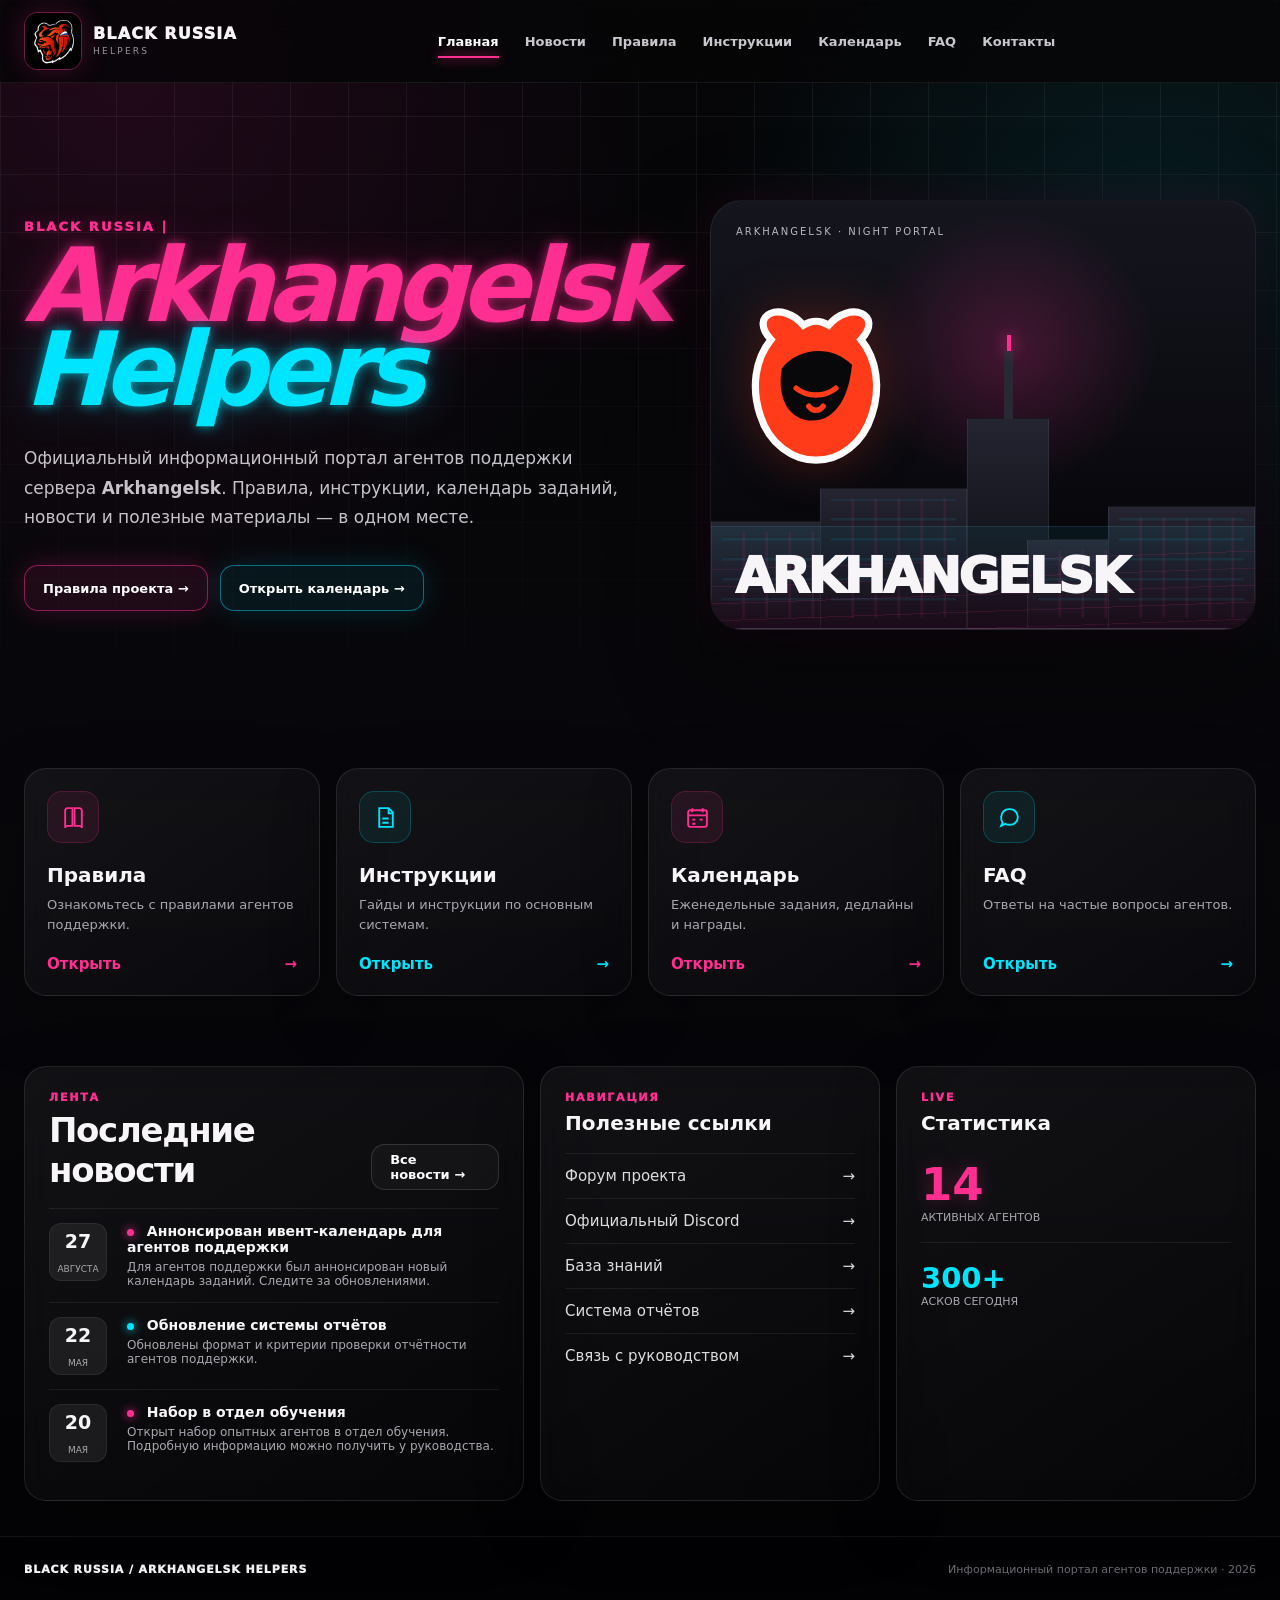
<file: index.html>
<!doctype html>
<html lang="ru">

<head>
    <meta charset="utf-8">
    <meta name="viewport" content="width=device-width, initial-scale=1">
    <meta name="theme-color" content="#050507">

    <title>Главная — Black Russia | Arkhangelsk Helpers</title>

    <link rel="stylesheet" href="style.css">
    <link rel="icon" type="image/jpeg" href="logo.jpg">
</head>

<body data-page="index">

<header class="site-header">

    <div class="container header-inner">

        <!-- ЛОГОТИП -->
        <a class="brand" href="index.html">

            <span class="brand-mark">
                <img
                    src="logo.jpg"
                    alt="Black Russia"
                    width="58"
                    height="58"
                >
            </span>

            <span class="brand-copy">

                <span class="brand-title">
                    BLACK RUSSIA
                </span>

                <span class="brand-sub">
                    HELPERS
                </span>

            </span>

        </a>


        <!-- НАВИГАЦИЯ -->
        <nav class="nav" id="mainNav">

            <a href="index.html" data-page="index">
                Главная
            </a>

            <a href="news.html" data-page="news">
                Новости
            </a>

            <a
                href="https://forum.blackrussia.online/threads/arkhangelsk-helpers-%D0%9F%D1%80%D0%B0%D0%B2%D0%B8%D0%BB%D0%B0-%D0%B8-%D0%BE%D0%B1%D1%8F%D0%B7%D0%B0%D0%BD%D0%BD%D0%BE%D1%81%D1%82%D0%B8-%D0%90%D0%B3%D0%B5%D0%BD%D1%82%D0%BE%D0%B2-%D0%9F%D0%BE%D0%B4%D0%B4%D0%B5%D1%80%D0%B6%D0%BA%D0%B8.15713143/"
                target="_blank"
                rel="noopener noreferrer"
            >
                Правила
            </a>

            <a href="instructions.html" data-page="instructions">
                Инструкции
            </a>

            <a href="calendar.html" data-page="calendar">
                Календарь
            </a>

            <a href="faq.html" data-page="faq">
                FAQ
            </a>

            <a href="contacts.html" data-page="contacts">
                Контакты
            </a>

        </nav>


        <!-- МОБИЛЬНОЕ МЕНЮ -->
        <div class="header-actions">

            <button
                class="btn btn-ghost menu-toggle"
                id="menuToggle"
                type="button"
                aria-label="Открыть меню"
                aria-expanded="false"
            >
                ☰
            </button>

        </div>

    </div>

</header>


<main>


    <!-- =========================================
         HERO
    ========================================= -->

    <section class="hero">

        <div class="container hero-grid">


            <!-- ТЕКСТ -->
            <div class="hero-copy reveal">

                <div class="eyebrow">
                    BLACK RUSSIA |
                </div>

                <h1>

                    <span class="city">
                        Arkhangelsk
                    </span>

                    <span class="helpers">
                        Helpers
                    </span>

                </h1>

                <p class="hero-lead">

                    Официальный информационный портал агентов поддержки
                    сервера <b>Arkhangelsk</b>.

                    Правила, инструкции, календарь заданий,
                    новости и полезные материалы — в одном месте.

                </p>


                <div class="hero-actions">

                    <a
                        class="btn btn-primary"
                        href="https://forum.blackrussia.online/threads/arkhangelsk-helpers-%D0%9F%D1%80%D0%B0%D0%B2%D0%B8%D0%BB%D0%B0-%D0%B8-%D0%BE%D0%B1%D1%8F%D0%B7%D0%B0%D0%BD%D0%BD%D0%BE%D1%81%D1%82%D0%B8-%D0%90%D0%B3%D0%B5%D0%BD%D1%82%D0%BE%D0%B2-%D0%9F%D0%BE%D0%B4%D0%B4%D0%B5%D1%80%D0%B6%D0%BA%D0%B8.15713143/"
                        target="_blank"
                        rel="noopener noreferrer"
                    >
                        Правила проекта →
                    </a>

                    <a
                        class="btn btn-cyan"
                        href="calendar.html"
                    >
                        Открыть календарь →
                    </a>

                </div>

            </div>


            <!-- ВИЗУАЛ -->
            <div
                class="hero-visual reveal"
                data-parallax
            >

                <div class="visual-label">
                    ARKHANGELSK · NIGHT PORTAL
                </div>


                <!-- ДЕКОРАТИВНЫЙ МЕДВЕДЬ -->
                <div class="bear-large">

                    <svg
                        viewBox="0 0 100 100"
                        aria-hidden="true"
                    >

                        <path
                            d="M25 27C12 13 31 5 43 19c5-3 9-3 14 0C69 5 88 13 75 27c9 11 11 27 6 42-5 16-18 25-31 25S24 85 19 69c-5-15-3-31 6-42Z"
                            fill="#ff3b19"
                            stroke="#fff"
                            stroke-width="4"
                        />

                        <path
                            d="M31 43c8-11 27-14 39-2-2 21-11 31-22 31-12 0-20-11-17-29Z"
                            fill="#08080b"
                        />

                        <path
                            d="M39 54c6 5 16 5 22 0M46 64c2 3 6 3 8 0"
                            fill="none"
                            stroke="#ff3b19"
                            stroke-width="3"
                            stroke-linecap="round"
                        />

                    </svg>

                </div>


                <!-- ГОРОД -->
                <div class="skyline">

                    <div class="building b1"></div>

                    <div class="building b2"></div>

                    <div class="building tower"></div>

                    <div class="building b4"></div>

                    <div class="building b3"></div>

                </div>


                <!-- ВОДА -->
                <div class="water"></div>


                <div class="visual-city">
                    ARKHANGELSK
                </div>

            </div>

        </div>

    </section>



    <!-- =========================================
         ОСНОВНЫЕ РАЗДЕЛЫ
    ========================================= -->

    <section class="section">

        <div class="container grid-4">


            <!-- ПРАВИЛА -->
            <a
                class="card portal-card reveal"
                href="https://forum.blackrussia.online/threads/arkhangelsk-helpers-%D0%9F%D1%80%D0%B0%D0%B2%D0%B8%D0%BB%D0%B0-%D0%B8-%D0%BE%D0%B1%D1%8F%D0%B7%D0%B0%D0%BD%D0%BD%D0%BE%D1%81%D1%82%D0%B8-%D0%90%D0%B3%D0%B5%D0%BD%D1%82%D0%BE%D0%B2-%D0%9F%D0%BE%D0%B4%D0%B4%D0%B5%D1%80%D0%B6%D0%BA%D0%B8.15713143/"
                target="_blank"
                rel="noopener noreferrer"
            >

                <span class="icon-box">

                    <svg
                        viewBox="0 0 24 24"
                        fill="none"
                        stroke="currentColor"
                        stroke-width="1.8"
                        aria-hidden="true"
                    >

                        <path d="M4 5.5A2.5 2.5 0 0 1 6.5 3H11v17H6.5A2.5 2.5 0 0 0 4 22V5.5Z"/>

                        <path d="M20 5.5A2.5 2.5 0 0 0 17.5 3H13v17h4.5A2.5 2.5 0 0 1 20 22V5.5Z"/>

                    </svg>

                </span>

                <h3>
                    Правила
                </h3>

                <p>
                    Ознакомьтесь с правилами агентов поддержки.
                </p>

                <div class="card-arrow">
                    Открыть
                    <span>→</span>
                </div>

            </a>



            <!-- ИНСТРУКЦИИ -->
            <a
                class="card portal-card reveal"
                href="instructions.html"
            >

                <span class="icon-box cyan">

                    <svg
                        viewBox="0 0 24 24"
                        fill="none"
                        stroke="currentColor"
                        stroke-width="1.8"
                        aria-hidden="true"
                    >

                        <path d="M6 3h9l4 4v14H6z"/>

                        <path d="M15 3v5h4"/>

                        <path d="M9 13h6"/>

                        <path d="M9 17h6"/>

                    </svg>

                </span>

                <h3>
                    Инструкции
                </h3>

                <p>
                    Гайды и инструкции по основным системам.
                </p>

                <div class="card-arrow cyan">
                    Открыть
                    <span>→</span>
                </div>

            </a>



            <!-- КАЛЕНДАРЬ -->
            <a
                class="card portal-card reveal"
                href="calendar.html"
            >

                <span class="icon-box">

                    <svg
                        viewBox="0 0 24 24"
                        fill="none"
                        stroke="currentColor"
                        stroke-width="1.8"
                        aria-hidden="true"
                    >

                        <rect
                            x="3"
                            y="5"
                            width="18"
                            height="16"
                            rx="2"
                        />

                        <path d="M7 3v4"/>

                        <path d="M17 3v4"/>

                        <path d="M3 10h18"/>

                        <path d="M7 14h3"/>

                        <path d="M14 14h3"/>

                        <path d="M7 18h3"/>

                    </svg>

                </span>

                <h3>
                    Календарь
                </h3>

                <p>
                    Еженедельные задания, дедлайны и награды.
                </p>

                <div class="card-arrow">
                    Открыть
                    <span>→</span>
                </div>

            </a>



            <!-- FAQ -->
            <a
                class="card portal-card reveal"
                href="faq.html"
            >

                <span class="icon-box cyan">

                    <svg
                        viewBox="0 0 24 24"
                        fill="none"
                        stroke="currentColor"
                        stroke-width="1.8"
                        aria-hidden="true"
                    >

                        <path
                            d="M20 11.5a7.5 7.5 0 0 1-8 7.5 9 9 0 0 1-4-.9L4 20l1.4-3.2A7.3 7.3 0 0 1 4 11.5 7.5 7.5 0 0 1 12 4a7.5 7.5 0 0 1 8 7.5Z"
                        />

                        <path d="M8 11.5h.01"/>

                        <path d="M12 11.5h.01"/>

                        <path d="M16 11.5h.01"/>

                    </svg>

                </span>

                <h3>
                    FAQ
                </h3>

                <p>
                    Ответы на частые вопросы агентов.
                </p>

                <div class="card-arrow cyan">
                    Открыть
                    <span>→</span>
                </div>

            </a>

        </div>

    </section>



    <!-- =========================================
         НОВОСТИ / ССЫЛКИ / СТАТИСТИКА
    ========================================= -->

    <section class="section">

        <div class="container dashboard-grid">


            <!-- =================================
                 ПОСЛЕДНИЕ НОВОСТИ
            ================================= -->

            <div class="card panel reveal">

                <div class="section-head">

                    <div>

                        <div class="section-kicker">
                            Лента
                        </div>

                        <h2>
                            Последние новости
                        </h2>

                    </div>

                    <a
                        class="btn btn-ghost"
                        href="news.html"
                    >
                        Все новости →
                    </a>

                </div>


                <div class="news-list">


                    <!-- НОВОСТЬ №1 -->

                    <div class="news-item">

                        <div class="news-date">

                            <b>
                                27
                            </b>

                            <small>
                                АВГУСТА
                            </small>

                        </div>

                        <div>

                            <h4>

                                <span class="dot"></span>

                                Анонсирован ивент-календарь
                                для агентов поддержки

                            </h4>

                            <p>
                                Для агентов поддержки анонсирован
                                новый календарь заданий.
                                Следите за обновлениями.
                            </p>

                        </div>

                    </div>



                    <!-- НОВОСТЬ №2 -->

                    <div class="news-item">

                        <div class="news-date">

                            <b>
                                22
                            </b>

                            <small>
                                МАЯ
                            </small>

                        </div>

                        <div>

                            <h4>

                                <span class="dot cyan"></span>

                                Обновление системы отчётов

                            </h4>

                            <p>
                                Изменения в формате
                                и критериях оценок.
                            </p>

                        </div>

                    </div>



                    <!-- НОВОСТЬ №3 -->

                    <div class="news-item">

                        <div class="news-date">

                            <b>
                                20
                            </b>

                            <small>
                                МАЯ
                            </small>

                        </div>

                        <div>

                            <h4>

                                <span class="dot"></span>

                                Набор в отдел обучения

                            </h4>

                            <p>
                                Открыта заявка для опытных агентов.
                            </p>

                        </div>

                    </div>


                </div>

            </div>



            <!-- =================================
                 ПОЛЕЗНЫЕ ССЫЛКИ
            ================================= -->

            <div class="card panel reveal">

                <div class="section-kicker">
                    Навигация
                </div>

                <h3>
                    Полезные ссылки
                </h3>


                <div class="link-list">


                    <a
                        href="https://forum.blackrussia.online/"
                        target="_blank"
                        rel="noopener noreferrer"
                    >
                        Форум проекта

                        <span>
                            →
                        </span>
                    </a>


                    <a href="#">
                        Официальный Discord

                        <span>
                            →
                        </span>
                    </a>


                    <a href="#">
                        База знаний

                        <span>
                            →
                        </span>
                    </a>


                    <a href="#">
                        Система отчётов

                        <span>
                            →
                        </span>
                    </a>


                    <a href="contacts.html">
                        Связь с руководством

                        <span>
                            →
                        </span>
                    </a>


                </div>

            </div>



            <!-- =================================
                 СТАТИСТИКА
            ================================= -->

            <div class="card panel reveal">

                <div class="section-kicker">
                    Live
                </div>

                <h3>
                    Статистика
                </h3>


                <div class="stats">


                    <div class="stat-main">

                        <strong>
                            14
                        </strong>

                        <span>
                            активных агентов
                        </span>

                    </div>


                    <div class="stat-row">

                        <div class="stat">

                            <strong>
                                300+
                            </strong>

                            <span>
                                асков сегодня
                            </span>

                        </div>

                    </div>


                </div>

            </div>


        </div>

    </section>


</main>



<!-- =========================================
     FOOTER
========================================= -->

<footer class="site-footer">

    <div class="container footer-inner">

        <div class="footer-brand">
            BLACK RUSSIA / ARKHANGELSK HELPERS
        </div>

        <div class="footer-copy">
            Информационный портал агентов поддержки · 2026
        </div>

    </div>

</footer>



<script src="script.js"></script>

</body>

</html>
</file>
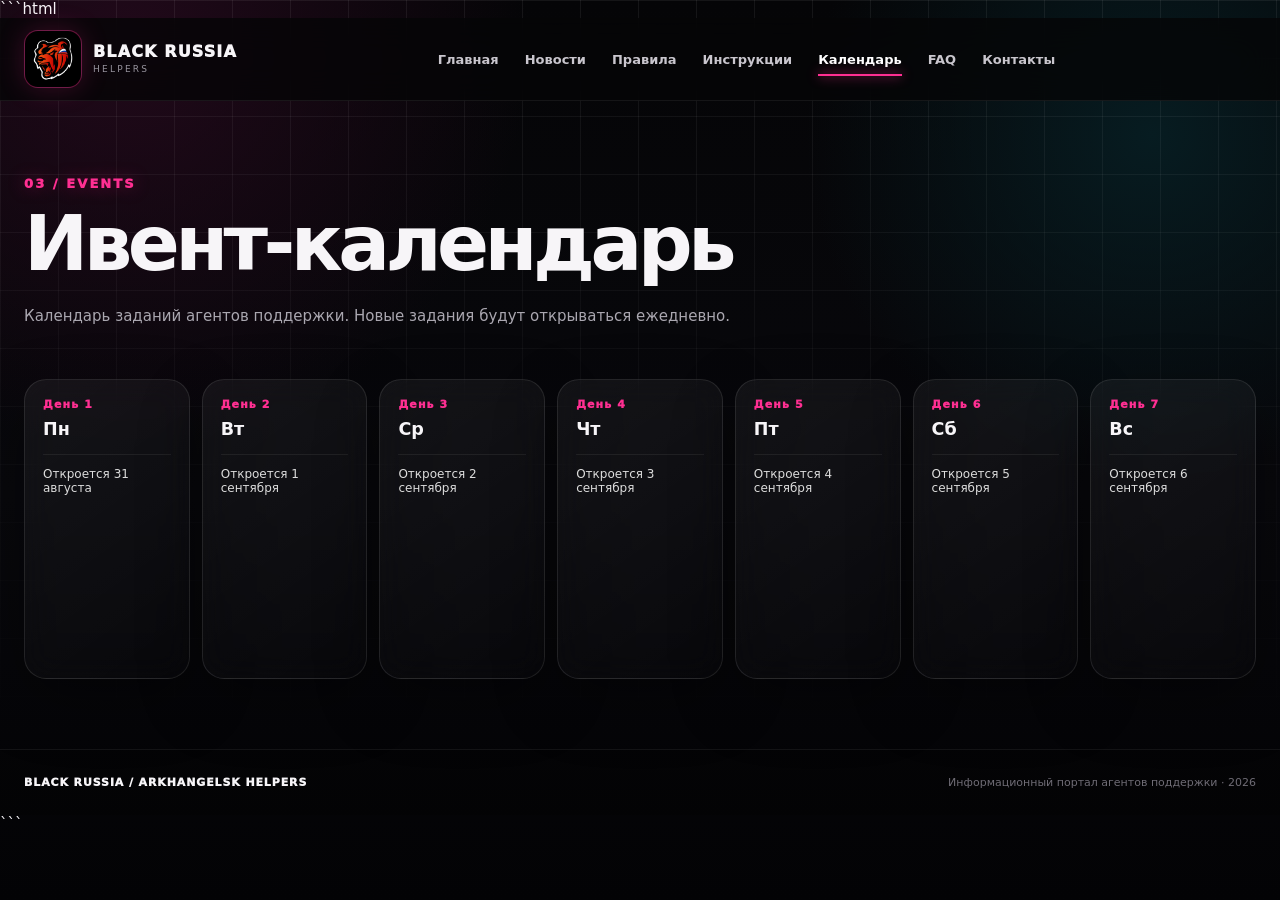
<file: calendar.html>
```html
<!doctype html>
<html lang="ru">

<head>
    <meta charset="utf-8">
    <meta name="viewport" content="width=device-width,initial-scale=1">
    <meta name="theme-color" content="#050507">

    <title>Календарь — Black Russia | Arkhangelsk Helpers</title>

    <link rel="stylesheet" href="style.css">
</head>

<body data-page="calendar">

<header class="site-header">

    <div class="container header-inner">

        <a class="brand" href="index.html">

            <span class="brand-mark">

                <svg viewBox="0 0 100 100">

                    <path
                        d="M25 27C12 13 31 5 43 19c5-3 9-3 14 0C69 5 88 13 75 27c9 11 11 27 6 42-5 16-18 25-31 25S24 85 19 69c-5-15-3-31 6-42Z"
                        fill="#ff3b19"
                        stroke="#fff"
                        stroke-width="4"
                    />

                    <path
                        d="M31 43c8-11 27-14 39-2-2 21-11 31-22 31-12 0-20-11-17-29Z"
                        fill="#08080b"
                    />

                    <path
                        d="M39 54c6 5 16 5 22 0M46 64c2 3 6 3 8 0"
                        fill="none"
                        stroke="#ff3b19"
                        stroke-width="3"
                        stroke-linecap="round"
                    />

                </svg>

            </span>

            <span class="brand-copy">

                <span class="brand-title">
                    BLACK RUSSIA
                </span>

                <span class="brand-sub">
                    HELPERS
                </span>

            </span>

        </a>


        <nav class="nav" id="mainNav">

            <a href="index.html" data-page="index">
                Главная
            </a>

            <a href="news.html" data-page="news">
                Новости
            </a>

            <a
                href="https://forum.blackrussia.online/threads/arkhangelsk-helpers-%D0%9F%D1%80%D0%B0%D0%B2%D0%B8%D0%BB%D0%B0-%D0%B8-%D0%BE%D0%B1%D1%8F%D0%B7%D0%B0%D0%BD%D0%BD%D0%BE%D1%81%D1%82%D0%B8-%D0%90%D0%B3%D0%B5%D0%BD%D1%82%D0%BE%D0%B2-%D0%9F%D0%BE%D0%B4%D0%B4%D0%B5%D1%80%D0%B6%D0%BA%D0%B8.15713143/"
                target="_blank"
                rel="noopener noreferrer"
            >
                Правила
            </a>

            <a href="instructions.html" data-page="instructions">
                Инструкции
            </a>

            <a href="calendar.html" data-page="calendar">
                Календарь
            </a>

            <a href="faq.html" data-page="faq">
                FAQ
            </a>

            <a href="contacts.html" data-page="contacts">
                Контакты
            </a>

        </nav>


        <div class="header-actions">

            <button
                class="btn btn-ghost menu-toggle"
                id="menuToggle"
            >
                ☰
            </button>

        </div>

    </div>

</header>


<main>

    <section class="page-hero">

        <div class="container reveal">

            <div class="eyebrow">
                03 / EVENTS
            </div>

            <h1>
                Ивент-календарь
            </h1>

            <p>
                Календарь заданий агентов поддержки.
                Новые задания будут открываться ежедневно.
            </p>

        </div>

    </section>


    <section class="container calendar">


        <!-- ДЕНЬ 1 -->

        <article class="card day-card reveal">

            <div class="day-label">
                День 1
            </div>

            <h3>
                Пн
            </h3>

            <div class="task">
                Откроется 31 августа
            </div>

        </article>


        <!-- ДЕНЬ 2 -->

        <article class="card day-card reveal">

            <div class="day-label">
                День 2
            </div>

            <h3>
                Вт
            </h3>

            <div class="task">
                Откроется 1 сентября
            </div>

        </article>


        <!-- ДЕНЬ 3 -->

        <article class="card day-card reveal">

            <div class="day-label">
                День 3
            </div>

            <h3>
                Ср
            </h3>

            <div class="task">
                Откроется 2 сентября
            </div>

        </article>


        <!-- ДЕНЬ 4 -->

        <article class="card day-card reveal">

            <div class="day-label">
                День 4
            </div>

            <h3>
                Чт
            </h3>

            <div class="task">
                Откроется 3 сентября
            </div>

        </article>


        <!-- ДЕНЬ 5 -->

        <article class="card day-card reveal">

            <div class="day-label">
                День 5
            </div>

            <h3>
                Пт
            </h3>

            <div class="task">
                Откроется 4 сентября
            </div>

        </article>


        <!-- ДЕНЬ 6 -->

        <article class="card day-card reveal">

            <div class="day-label">
                День 6
            </div>

            <h3>
                Сб
            </h3>

            <div class="task">
                Откроется 5 сентября
            </div>

        </article>


        <!-- ДЕНЬ 7 -->

        <article class="card day-card reveal">

            <div class="day-label">
                День 7
            </div>

            <h3>
                Вс
            </h3>

            <div class="task">
                Откроется 6 сентября
            </div>

        </article>


    </section>

</main>


<footer class="site-footer">

    <div class="container footer-inner">

        <div class="footer-brand">
            BLACK RUSSIA / ARKHANGELSK HELPERS
        </div>

        <div class="footer-copy">
            Информационный портал агентов поддержки · 2026
        </div>

    </div>

</footer>


<script src="script.js"></script>

</body>

</html>
```
</file>
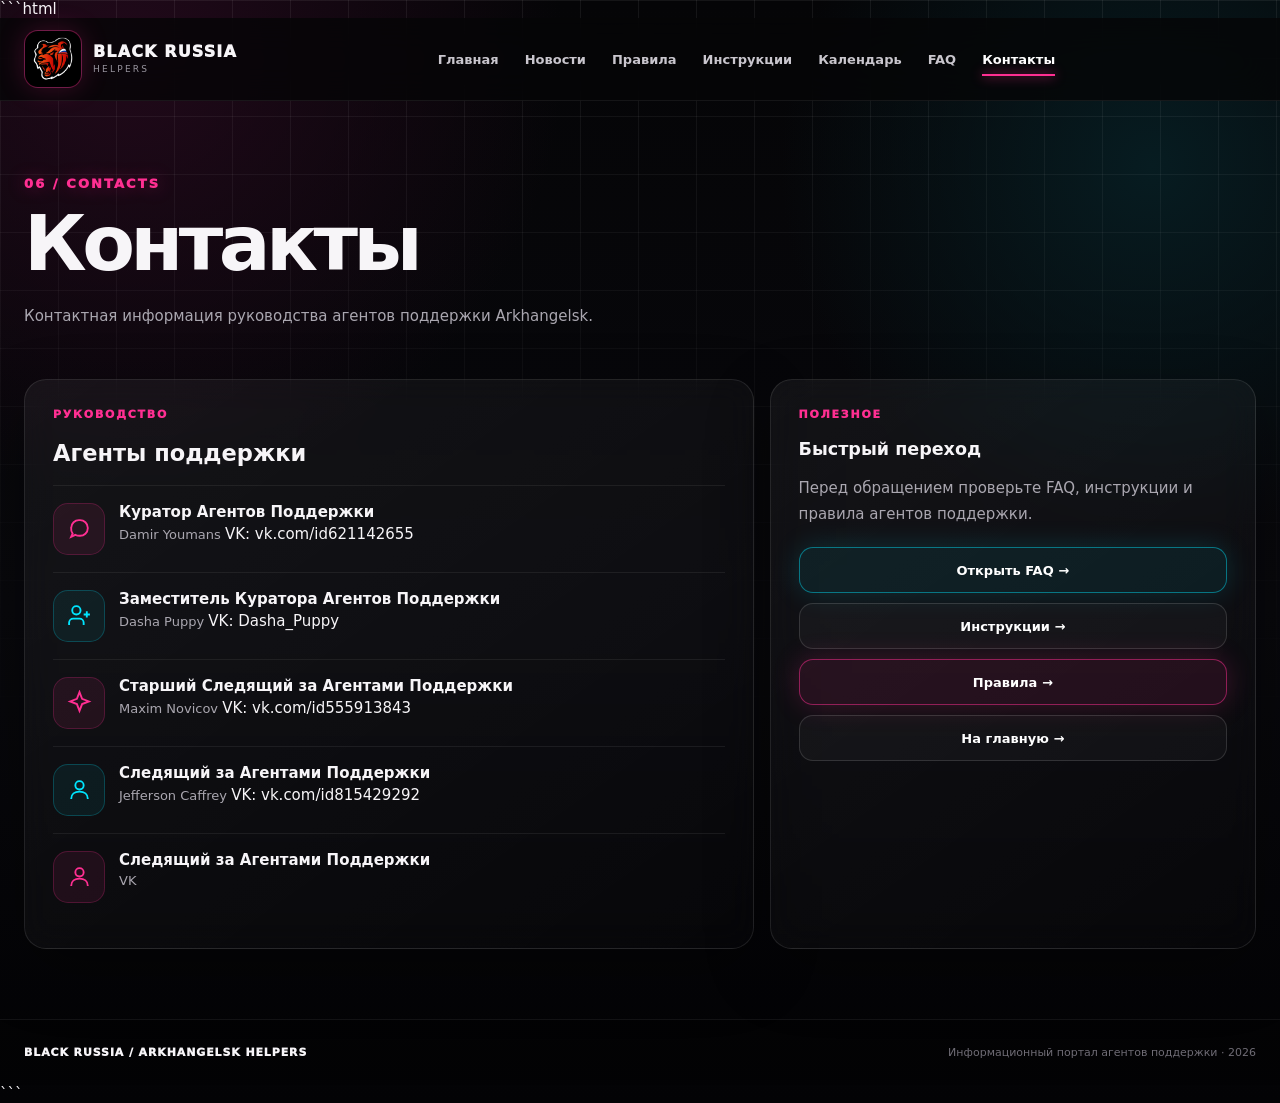
<file: contacts.html>
```html
<!doctype html>
<html lang="ru">

<head>
    <meta charset="utf-8">
    <meta name="viewport" content="width=device-width,initial-scale=1">
    <meta name="theme-color" content="#050507">

    <title>Контакты — Black Russia | Arkhangelsk Helpers</title>

    <link rel="stylesheet" href="style.css">
</head>

<body data-page="contacts">

<header class="site-header">

    <div class="container header-inner">

        <a class="brand" href="index.html">

            <span class="brand-mark">

                <svg viewBox="0 0 100 100">

                    <path
                        d="M25 27C12 13 31 5 43 19c5-3 9-3 14 0C69 5 88 13 75 27c9 11 11 27 6 42-5 16-18 25-31 25S24 85 19 69c-5-15-3-31 6-42Z"
                        fill="#ff3b19"
                        stroke="#fff"
                        stroke-width="4"
                    />

                    <path
                        d="M31 43c8-11 27-14 39-2-2 21-11 31-22 31-12 0-20-11-17-29Z"
                        fill="#08080b"
                    />

                    <path
                        d="M39 54c6 5 16 5 22 0M46 64c2 3 6 3 8 0"
                        fill="none"
                        stroke="#ff3b19"
                        stroke-width="3"
                        stroke-linecap="round"
                    />

                </svg>

            </span>

            <span class="brand-copy">

                <span class="brand-title">
                    BLACK RUSSIA
                </span>

                <span class="brand-sub">
                    HELPERS
                </span>

            </span>

        </a>


        <nav class="nav" id="mainNav">

            <a href="index.html" data-page="index">
                Главная
            </a>

            <a href="news.html" data-page="news">
                Новости
            </a>

            <a
                href="https://forum.blackrussia.online/threads/arkhangelsk-helpers-%D0%9F%D1%80%D0%B0%D0%B2%D0%B8%D0%BB%D0%B0-%D0%B8-%D0%BE%D0%B1%D1%8F%D0%B7%D0%B0%D0%BD%D0%BD%D0%BE%D1%81%D1%82%D0%B8-%D0%90%D0%B3%D0%B5%D0%BD%D1%82%D0%BE%D0%B2-%D0%9F%D0%BE%D0%B4%D0%B4%D0%B5%D1%80%D0%B6%D0%BA%D0%B8.15713143/"
                target="_blank"
                rel="noopener noreferrer"
            >
                Правила
            </a>

            <a href="instructions.html" data-page="instructions">
                Инструкции
            </a>

            <a href="calendar.html" data-page="calendar">
                Календарь
            </a>

            <a href="faq.html" data-page="faq">
                FAQ
            </a>

            <a href="contacts.html" data-page="contacts">
                Контакты
            </a>

        </nav>


        <div class="header-actions">

            <button
                class="btn btn-ghost menu-toggle"
                id="menuToggle"
                type="button"
            >
                ☰
            </button>

        </div>

    </div>

</header>


<main>

    <section class="page-hero">

        <div class="container reveal">

            <div class="eyebrow">
                06 / CONTACTS
            </div>

            <h1>
                Контакты
            </h1>

            <p>
                Контактная информация руководства
                агентов поддержки Arkhangelsk.
            </p>

        </div>

    </section>


    <section class="container contacts">


        <!-- РУКОВОДСТВО -->

        <article class="card contact-card reveal">

            <div class="section-kicker">
                Руководство
            </div>

            <h2>
                Агенты поддержки
            </h2>


            <!-- КУРАТОР -->

            <div class="contact-row">

                <span class="icon-box">

                    <svg
                        viewBox="0 0 24 24"
                        fill="none"
                        stroke="currentColor"
                        stroke-width="1.8"
                    >
                        <path d="M20 11.5a7.5 7.5 0 0 1-8 7.5 9 9 0 0 1-4-.9L4 20l1.4-3.2A7.3 7.3 0 0 1 4 11.5 7.5 7.5 0 0 1 12 4a7.5 7.5 0 0 1 8 7.5Z"/>
                        <path d="M8 11.5h.01M12 11.5h.01M16 11.5h.01"/>
                    </svg>

                </span>

                <div>

                    <strong>
                        Куратор Агентов Поддержки
                    </strong>

                    <span>
                        Damir Youmans
                    </span>

                    <a
                        href="https://vk.com/id621142655"
                        target="_blank"
                        rel="noopener noreferrer"
                    >
                        VK: vk.com/id621142655
                    </a>

                </div>

            </div>


            <!-- ЗАМЕСТИТЕЛЬ КУРАТОРА -->

            <div class="contact-row">

                <span class="icon-box cyan">

                    <svg
                        viewBox="0 0 24 24"
                        fill="none"
                        stroke="currentColor"
                        stroke-width="1.8"
                    >
                        <path d="M16 21v-2a4 4 0 0 0-4-4H6a4 4 0 0 0-4 4v2"/>
                        <circle cx="9" cy="7" r="4"/>
                        <path d="M19 8v6M22 11h-6"/>
                    </svg>

                </span>

                <div>

                    <strong>
                        Заместитель Куратора Агентов Поддержки
                    </strong>

                    <span>
                        Dasha Puppy
                    </span>

                    <a
                        href="https://vk.com/Dasha_Puppy"
                        target="_blank"
                        rel="noopener noreferrer"
                    >
                        VK: Dasha_Puppy
                    </a>

                </div>

            </div>


            <!-- СТАРШИЙ СЛЕДЯЩИЙ -->

            <div class="contact-row">

                <span class="icon-box">

                    <svg
                        viewBox="0 0 24 24"
                        fill="none"
                        stroke="currentColor"
                        stroke-width="1.8"
                    >
                        <path d="M12 2l2.5 6.5L21 11l-6.5 2.5L12 20l-2.5-6.5L3 11l6.5-2.5L12 2Z"/>
                    </svg>

                </span>

                <div>

                    <strong>
                        Старший Следящий за Агентами Поддержки
                    </strong>

                    <span>
                        Maxim Novicov
                    </span>

                    <a
                        href="https://vk.com/id555913843"
                        target="_blank"
                        rel="noopener noreferrer"
                    >
                        VK: vk.com/id555913843
                    </a>

                </div>

            </div>


            <!-- СЛЕДЯЩИЙ -->

            <div class="contact-row">

                <span class="icon-box cyan">

                    <svg
                        viewBox="0 0 24 24"
                        fill="none"
                        stroke="currentColor"
                        stroke-width="1.8"
                    >
                        <circle cx="12" cy="8" r="4"/>
                        <path d="M4 21c0-4.5 3.5-7 8-7s8 2.5 8 7"/>
                    </svg>

                </span>

                <div>

                    <strong>
                        Следящий за Агентами Поддержки
                    </strong>

                    <span>
                        Jefferson Caffrey
                    </span>

                    <a
                        href="https://vk.com/id815429292"
                        target="_blank"
                        rel="noopener noreferrer"
                    >
                        VK: vk.com/id815429292
                    </a>

                </div>

            </div>


            <!-- ПЯТЫЙ СЛЕДЯЩИЙ -->

            <div class="contact-row">

                <span class="icon-box">

                    <svg
                        viewBox="0 0 24 24"
                        fill="none"
                        stroke="currentColor"
                        stroke-width="1.8"
                    >
                        <circle cx="12" cy="8" r="4"/>
                        <path d="M4 21c0-4.5 3.5-7 8-7s8 2.5 8 7"/>
                    </svg>

                </span>

                <div>

                    <strong>
                        Следящий за Агентами Поддержки
                    </strong>

                    <span>
                        VK
                    </span>

                </div>

            </div>

        </article>


        <!-- ПОЛЕЗНОЕ -->

        <article class="card contact-card reveal">

            <div class="section-kicker">
                Полезное
            </div>

            <h3>
                Быстрый переход
            </h3>

            <p style="color:var(--muted);line-height:1.7">
                Перед обращением проверьте FAQ,
                инструкции и правила агентов поддержки.
            </p>


            <div style="display:grid;gap:10px;margin-top:20px">

                <a
                    class="btn btn-cyan"
                    href="faq.html"
                >
                    Открыть FAQ →
                </a>

                <a
                    class="btn btn-ghost"
                    href="instructions.html"
                >
                    Инструкции →
                </a>

                <a
                    class="btn btn-primary"
                    href="https://forum.blackrussia.online/threads/arkhangelsk-helpers-%D0%9F%D1%80%D0%B0%D0%B2%D0%B8%D0%BB%D0%B0-%D0%B8-%D0%BE%D0%B1%D1%8F%D0%B7%D0%B0%D0%BD%D0%BD%D0%BE%D1%81%D1%82%D0%B8-%D0%90%D0%B3%D0%B5%D0%BD%D1%82%D0%BE%D0%B2-%D0%9F%D0%BE%D0%B4%D0%B4%D0%B5%D1%80%D0%B6%D0%BA%D0%B8.15713143/"
                    target="_blank"
                    rel="noopener noreferrer"
                >
                    Правила →
                </a>

                <a
                    class="btn btn-ghost"
                    href="index.html"
                >
                    На главную →
                </a>

            </div>

        </article>


    </section>

</main>


<footer class="site-footer">

    <div class="container footer-inner">

        <div class="footer-brand">
            BLACK RUSSIA / ARKHANGELSK HELPERS
        </div>

        <div class="footer-copy">
            Информационный портал агентов поддержки · 2026
        </div>

    </div>

</footer>


<script src="script.js"></script>

</body>

</html>
```
</file>
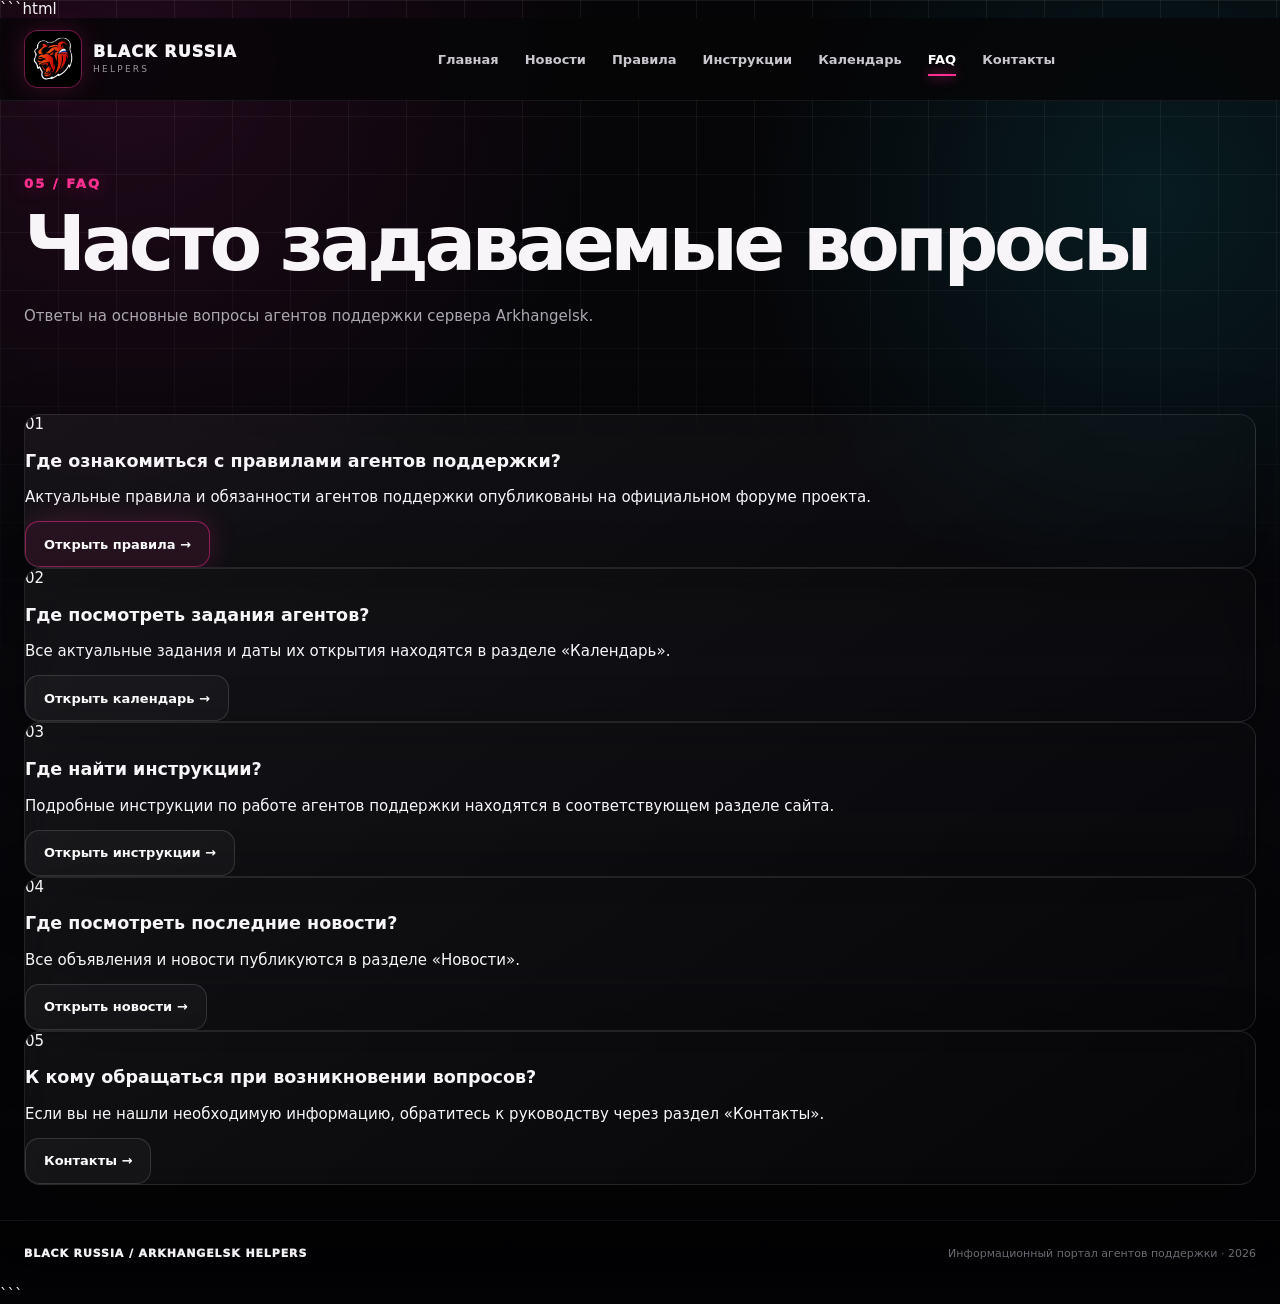
<file: faq.html>
```html
<!doctype html>
<html lang="ru">

<head>
    <meta charset="utf-8">
    <meta name="viewport" content="width=device-width,initial-scale=1">
    <meta name="theme-color" content="#050507">

    <title>FAQ — Black Russia | Arkhangelsk Helpers</title>

    <link rel="stylesheet" href="style.css">
</head>

<body data-page="faq">

<header class="site-header">

    <div class="container header-inner">

        <a class="brand" href="index.html">

            <span class="brand-mark">

                <svg viewBox="0 0 100 100">

                    <path
                        d="M25 27C12 13 31 5 43 19c5-3 9-3 14 0C69 5 88 13 75 27c9 11 11 27 6 42-5 16-18 25-31 25S24 85 19 69c-5-15-3-31 6-42Z"
                        fill="#ff3b19"
                        stroke="#fff"
                        stroke-width="4"
                    />

                    <path
                        d="M31 43c8-11 27-14 39-2-2 21-11 31-22 31-12 0-20-11-17-29Z"
                        fill="#08080b"
                    />

                    <path
                        d="M39 54c6 5 16 5 22 0M46 64c2 3 6 3 8 0"
                        fill="none"
                        stroke="#ff3b19"
                        stroke-width="3"
                        stroke-linecap="round"
                    />

                </svg>

            </span>

            <span class="brand-copy">

                <span class="brand-title">
                    BLACK RUSSIA
                </span>

                <span class="brand-sub">
                    HELPERS
                </span>

            </span>

        </a>


        <nav class="nav" id="mainNav">

            <a href="index.html" data-page="index">
                Главная
            </a>

            <a href="news.html" data-page="news">
                Новости
            </a>

            <a
                href="https://forum.blackrussia.online/threads/arkhangelsk-helpers-%D0%9F%D1%80%D0%B0%D0%B2%D0%B8%D0%BB%D0%B0-%D0%B8-%D0%BE%D0%B1%D1%8F%D0%B7%D0%B0%D0%BD%D0%BD%D0%BE%D1%81%D1%82%D0%B8-%D0%90%D0%B3%D0%B5%D0%BD%D1%82%D0%BE%D0%B2-%D0%9F%D0%BE%D0%B4%D0%B4%D0%B5%D1%80%D0%B6%D0%BA%D0%B8.15713143/"
                target="_blank"
                rel="noopener noreferrer"
            >
                Правила
            </a>

            <a href="instructions.html" data-page="instructions">
                Инструкции
            </a>

            <a href="calendar.html" data-page="calendar">
                Календарь
            </a>

            <a href="faq.html" data-page="faq">
                FAQ
            </a>

            <a href="contacts.html" data-page="contacts">
                Контакты
            </a>

        </nav>


        <div class="header-actions">

            <button
                class="btn btn-ghost menu-toggle"
                id="menuToggle"
                type="button"
            >
                ☰
            </button>

        </div>

    </div>

</header>


<main>

    <section class="page-hero">

        <div class="container reveal">

            <div class="eyebrow">
                05 / FAQ
            </div>

            <h1>
                Часто задаваемые вопросы
            </h1>

            <p>
                Ответы на основные вопросы агентов поддержки
                сервера Arkhangelsk.
            </p>

        </div>

    </section>


    <section class="section">

        <div class="container">

            <div class="faq-list">


                <article class="card faq-item reveal">

                    <div class="faq-number">
                        01
                    </div>

                    <div class="faq-content">

                        <h3>
                            Где ознакомиться с правилами агентов поддержки?
                        </h3>

                        <p>
                            Актуальные правила и обязанности агентов поддержки
                            опубликованы на официальном форуме проекта.
                        </p>

                        <a
                            class="btn btn-primary"
                            href="https://forum.blackrussia.online/threads/arkhangelsk-helpers-%D0%9F%D1%80%D0%B0%D0%B2%D0%B8%D0%BB%D0%B0-%D0%B8-%D0%BE%D0%B1%D1%8F%D0%B7%D0%B0%D0%BD%D0%BD%D0%BE%D1%81%D1%82%D0%B8-%D0%90%D0%B3%D0%B5%D0%BD%D1%82%D0%BE%D0%B2-%D0%9F%D0%BE%D0%B4%D0%B4%D0%B5%D1%80%D0%B6%D0%BA%D0%B8.15713143/"
                            target="_blank"
                            rel="noopener noreferrer"
                        >
                            Открыть правила →
                        </a>

                    </div>

                </article>


                <article class="card faq-item reveal">

                    <div class="faq-number">
                        02
                    </div>

                    <div class="faq-content">

                        <h3>
                            Где посмотреть задания агентов?
                        </h3>

                        <p>
                            Все актуальные задания и даты их открытия
                            находятся в разделе «Календарь».
                        </p>

                        <a
                            class="btn btn-ghost"
                            href="calendar.html"
                        >
                            Открыть календарь →
                        </a>

                    </div>

                </article>


                <article class="card faq-item reveal">

                    <div class="faq-number">
                        03
                    </div>

                    <div class="faq-content">

                        <h3>
                            Где найти инструкции?
                        </h3>

                        <p>
                            Подробные инструкции по работе агентов поддержки
                            находятся в соответствующем разделе сайта.
                        </p>

                        <a
                            class="btn btn-ghost"
                            href="instructions.html"
                        >
                            Открыть инструкции →
                        </a>

                    </div>

                </article>


                <article class="card faq-item reveal">

                    <div class="faq-number">
                        04
                    </div>

                    <div class="faq-content">

                        <h3>
                            Где посмотреть последние новости?
                        </h3>

                        <p>
                            Все объявления и новости публикуются
                            в разделе «Новости».
                        </p>

                        <a
                            class="btn btn-ghost"
                            href="news.html"
                        >
                            Открыть новости →
                        </a>

                    </div>

                </article>


                <article class="card faq-item reveal">

                    <div class="faq-number">
                        05
                    </div>

                    <div class="faq-content">

                        <h3>
                            К кому обращаться при возникновении вопросов?
                        </h3>

                        <p>
                            Если вы не нашли необходимую информацию,
                            обратитесь к руководству через раздел
                            «Контакты».
                        </p>

                        <a
                            class="btn btn-ghost"
                            href="contacts.html"
                        >
                            Контакты →
                        </a>

                    </div>

                </article>


            </div>

        </div>

    </section>

</main>


<footer class="site-footer">

    <div class="container footer-inner">

        <div class="footer-brand">
            BLACK RUSSIA / ARKHANGELSK HELPERS
        </div>

        <div class="footer-copy">
            Информационный портал агентов поддержки · 2026
        </div>

    </div>

</footer>


<script src="script.js"></script>

</body>

</html>
```
</file>
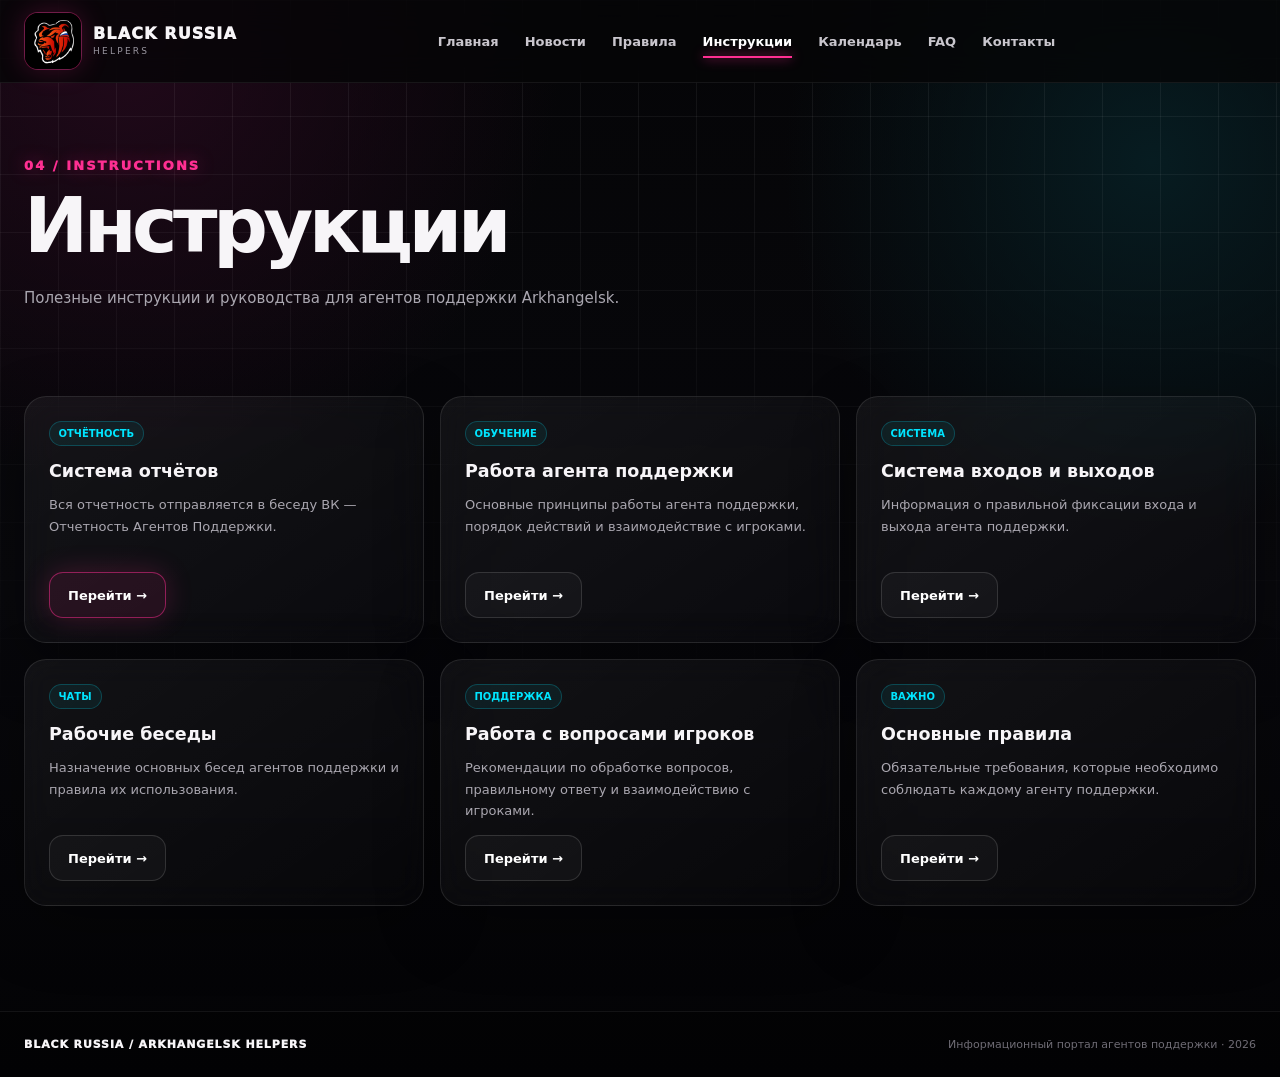
<file: instructions.html>
<!doctype html>
<html lang="ru">

<head>
    <meta charset="utf-8">
    <meta name="viewport" content="width=device-width, initial-scale=1">
    <meta name="theme-color" content="#050507">

    <title>Инструкции — Black Russia | Arkhangelsk Helpers</title>

    <link rel="stylesheet" href="style.css">

    <link
        rel="icon"
        type="image/jpeg"
        href="logo.jpg"
    >
</head>


<body data-page="instructions">


<header class="site-header">

    <div class="container header-inner">


        <!-- ЛОГОТИП -->

        <a class="brand" href="index.html">

            <span class="brand-mark">

                <img
                    src="logo.jpg"
                    alt="Black Russia"
                    width="58"
                    height="58"
                >

            </span>


            <span class="brand-copy">

                <span class="brand-title">
                    BLACK RUSSIA
                </span>

                <span class="brand-sub">
                    HELPERS
                </span>

            </span>

        </a>



        <!-- НАВИГАЦИЯ -->

        <nav class="nav" id="mainNav">

            <a
                href="index.html"
                data-page="index"
            >
                Главная
            </a>


            <a
                href="news.html"
                data-page="news"
            >
                Новости
            </a>


            <a
                href="https://forum.blackrussia.online/threads/arkhangelsk-helpers-%D0%9F%D1%80%D0%B0%D0%B2%D0%B8%D0%BB%D0%B0-%D0%B8-%D0%BE%D0%B1%D1%8F%D0%B7%D0%B0%D0%BD%D0%BD%D0%BE%D1%81%D1%82%D0%B8-%D0%90%D0%B3%D0%B5%D0%BD%D1%82%D0%BE%D0%B2-%D0%9F%D0%BE%D0%B4%D0%B4%D0%B5%D1%80%D0%B6%D0%BA%D0%B8.15713143/"
                target="_blank"
                rel="noopener noreferrer"
            >
                Правила
            </a>


            <a
                href="instructions.html"
                data-page="instructions"
            >
                Инструкции
            </a>


            <a
                href="calendar.html"
                data-page="calendar"
            >
                Календарь
            </a>


            <a
                href="faq.html"
                data-page="faq"
            >
                FAQ
            </a>


            <a
                href="contacts.html"
                data-page="contacts"
            >
                Контакты
            </a>

        </nav>



        <!-- МОБИЛЬНОЕ МЕНЮ -->

        <div class="header-actions">

            <button
                class="btn btn-ghost menu-toggle"
                id="menuToggle"
                type="button"
                aria-label="Открыть меню"
                aria-expanded="false"
            >
                ☰
            </button>

        </div>

    </div>

</header>



<main>


    <!-- =========================================
         ЗАГОЛОВОК СТРАНИЦЫ
    ========================================= -->

    <section class="page-hero">

        <div class="container reveal">


            <div class="eyebrow">
                04 / INSTRUCTIONS
            </div>


            <h1>
                Инструкции
            </h1>


            <p>
                Полезные инструкции и руководства
                для агентов поддержки Arkhangelsk.
            </p>


        </div>

    </section>



    <!-- =========================================
         ИНСТРУКЦИИ
    ========================================= -->

    <section class="section">

        <div class="container instruction-grid">


            <!-- =================================
                 СИСТЕМА ОТЧЁТОВ
            ================================= -->

            <article class="card instruction-card reveal">


                <span class="tag">
                    ОТЧЁТНОСТЬ
                </span>


                <h3>
                    Система отчётов
                </h3>


                <p>
                    Вся отчетность отправляется в беседу
                    ВК — Отчетность Агентов Поддержки.
                </p>


                <a
                    class="btn btn-primary"
                    href="https://forum.blackrussia.online/threads/%F0%9D%90%80%F0%9D%90%91%F0%9D%90%8A%F0%9D%90%87%F0%9D%90%80%F0%9D%90%8D%F0%9D%90%86%F0%9D%90%84%F0%9D%90%8B%F0%9D%90%92-%F0%9D%90%87%F0%9D%90%84%F0%9D%90%8B%F0%9D%90%8F%F0%9D%90%-84%F0%9D%90%91-%F0%9D%90%92-%D0%95%D0%B6%D0%B5%D0%B4%D0%BD%D0%B5%D0%B2%D0%BD%D1%8B%D0%B9-%D0%9D%D0%BE%D1%80%D0%BC%D0%B0%D1%82%D0%B8%D0%B2-%D0%90%D0%9F-%D0%A1%D0%B8%D1%81%D1%82%D0%B5%D0%BC%D0%B0-%D0%B1%D0%B0%D0%BB%D0%BB%D0%BE%D0%B2.16083103/"
                    target="_blank"
                    rel="noopener noreferrer"
                >
                    Перейти →
                </a>


            </article>



            <!-- =================================
                 ИНСТРУКЦИЯ №2
            ================================= -->

            <article class="card instruction-card reveal">


                <span class="tag">
                    ОБУЧЕНИЕ
                </span>


                <h3>
                    Работа агента поддержки
                </h3>


                <p>
                    Основные принципы работы агента поддержки,
                    порядок действий и взаимодействие с игроками.
                </p>


                <a
                    class="btn btn-ghost"
                    href="#"
                >
                    Перейти →
                </a>


            </article>



            <!-- =================================
                 ИНСТРУКЦИЯ №3
            ================================= -->

            <article class="card instruction-card reveal">


                <span class="tag">
                    СИСТЕМА
                </span>


                <h3>
                    Система входов и выходов
                </h3>


                <p>
                    Информация о правильной фиксации
                    входа и выхода агента поддержки.
                </p>


                <a
                    class="btn btn-ghost"
                    href="#"
                >
                    Перейти →
                </a>


            </article>



            <!-- =================================
                 ИНСТРУКЦИЯ №4
            ================================= -->

            <article class="card instruction-card reveal">


                <span class="tag">
                    ЧАТЫ
                </span>


                <h3>
                    Рабочие беседы
                </h3>


                <p>
                    Назначение основных бесед агентов поддержки
                    и правила их использования.
                </p>


                <a
                    class="btn btn-ghost"
                    href="#"
                >
                    Перейти →
                </a>


            </article>



            <!-- =================================
                 ИНСТРУКЦИЯ №5
            ================================= -->

            <article class="card instruction-card reveal">


                <span class="tag">
                    ПОДДЕРЖКА
                </span>


                <h3>
                    Работа с вопросами игроков
                </h3>


                <p>
                    Рекомендации по обработке вопросов,
                    правильному ответу и взаимодействию с игроками.
                </p>


                <a
                    class="btn btn-ghost"
                    href="#"
                >
                    Перейти →
                </a>


            </article>



            <!-- =================================
                 ИНСТРУКЦИЯ №6
            ================================= -->

            <article class="card instruction-card reveal">


                <span class="tag">
                    ВАЖНО
                </span>


                <h3>
                    Основные правила
                </h3>


                <p>
                    Обязательные требования, которые необходимо
                    соблюдать каждому агенту поддержки.
                </p>


                <a
                    class="btn btn-ghost"
                    href="https://forum.blackrussia.online/threads/arkhangelsk-helpers-Правила-и-обязанности-Агентов-Поддержки.15713143/"
                  target="_blank"
                    rel="noopener noreferrer"
                >
                    Перейти →
                </a>


            </article>


        </div>

    </section>


</main>



<!-- =========================================
     FOOTER
========================================= -->

<footer class="site-footer">

    <div class="container footer-inner">


        <div class="footer-brand">
            BLACK RUSSIA / ARKHANGELSK HELPERS
        </div>


        <div class="footer-copy">
            Информационный портал агентов поддержки · 2026
        </div>


    </div>

</footer>



<script src="script.js"></script>


</body>

</html>
</file>
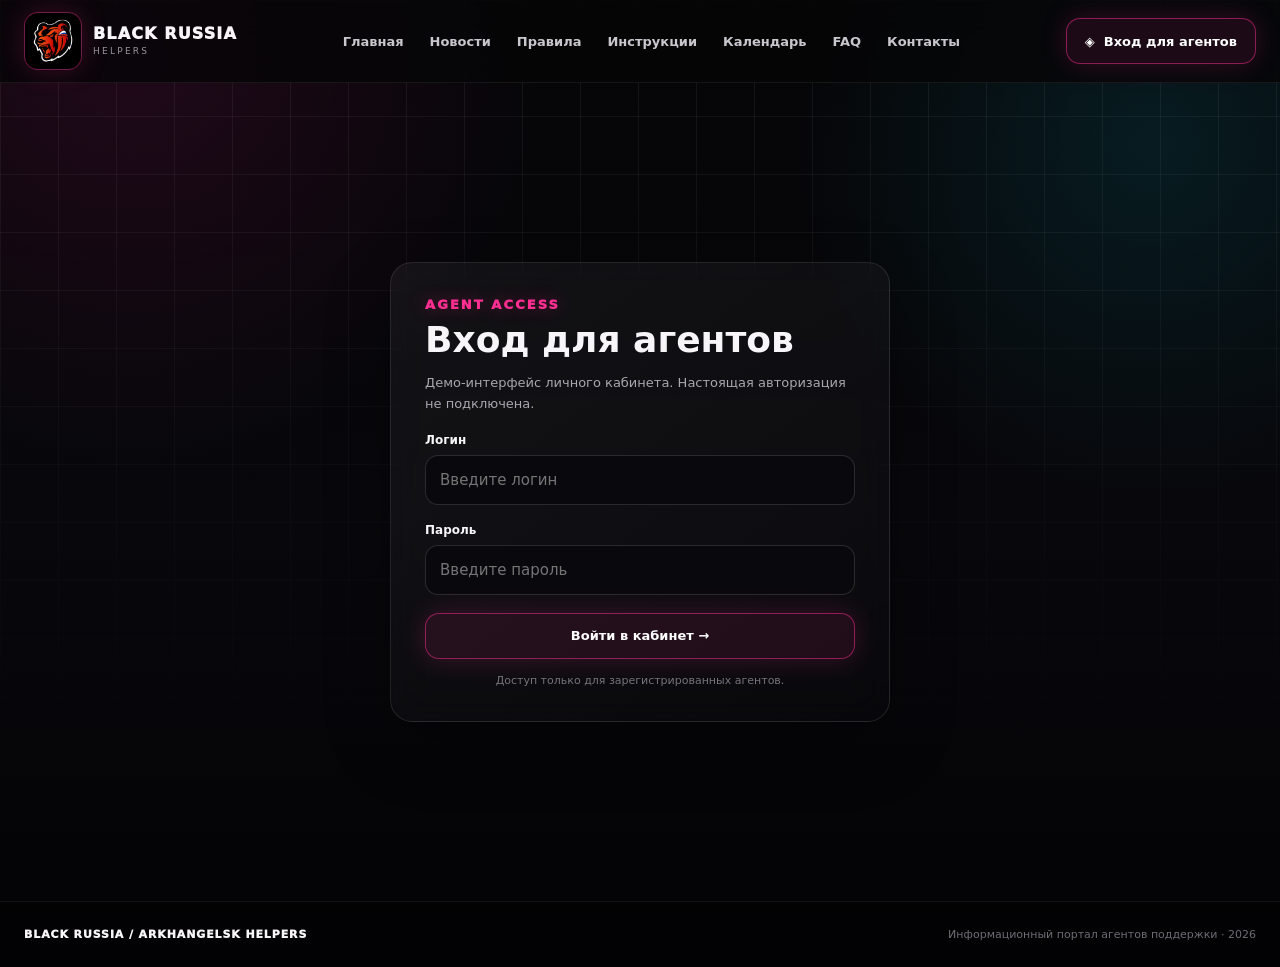
<file: login.html>
<!doctype html><html lang="ru"><head><meta charset="utf-8"><meta name="viewport" content="width=device-width,initial-scale=1"><meta name="theme-color" content="#050507"><title>Вход для агентов — Black Russia | Arkhangelsk Helpers</title><link rel="stylesheet" href="style.css"></head><body data-page="login"><header class="site-header"><div class="container header-inner"><a class="brand" href="index.html"><span class="brand-mark"><svg viewBox="0 0 100 100"><path d="M25 27C12 13 31 5 43 19c5-3 9-3 14 0C69 5 88 13 75 27c9 11 11 27 6 42-5 16-18 25-31 25S24 85 19 69c-5-15-3-31 6-42Z" fill="#ff3b19" stroke="#fff" stroke-width="4"/><path d="M31 43c8-11 27-14 39-2-2 21-11 31-22 31-12 0-20-11-17-29Z" fill="#08080b"/><path d="M39 54c6 5 16 5 22 0M46 64c2 3 6 3 8 0" fill="none" stroke="#ff3b19" stroke-width="3" stroke-linecap="round"/></svg></span><span class="brand-copy"><span class="brand-title">BLACK RUSSIA</span><span class="brand-sub">HELPERS</span></span></a><nav class="nav" id="mainNav"><a href="index.html" data-page="index">Главная</a><a href="news.html" data-page="news">Новости</a><a href="rules.html" data-page="rules">Правила</a><a href="instructions.html" data-page="instructions">Инструкции</a><a href="calendar.html" data-page="calendar">Календарь</a><a href="faq.html" data-page="faq">FAQ</a><a href="contacts.html" data-page="contacts">Контакты</a></nav><div class="header-actions"><a class="btn btn-primary login-btn" href="login.html">◈ &nbsp;Вход для агентов</a><button class="btn btn-ghost menu-toggle" id="menuToggle">☰</button></div></div></header><main><section class="login-wrap"><div class="card login-card reveal"><div class="eyebrow">AGENT ACCESS</div><h1>Вход для агентов</h1><p>Демо-интерфейс личного кабинета. Настоящая авторизация не подключена.</p><form id="loginForm"><div class="field"><label for="login">Логин</label><input id="login" required placeholder="Введите логин"></div><div class="field"><label for="password">Пароль</label><input id="password" required type="password" placeholder="Введите пароль"></div><button class="btn btn-primary" style="width:100%" type="submit">Войти в кабинет →</button></form><div class="login-note" id="loginNote">Доступ только для зарегистрированных агентов.</div></div></section></main><footer class="site-footer"><div class="container footer-inner"><div class="footer-brand">BLACK RUSSIA / ARKHANGELSK HELPERS</div><div class="footer-copy">Информационный портал агентов поддержки · 2026</div></div></footer><script src="script.js"></script></body></html>
</file>
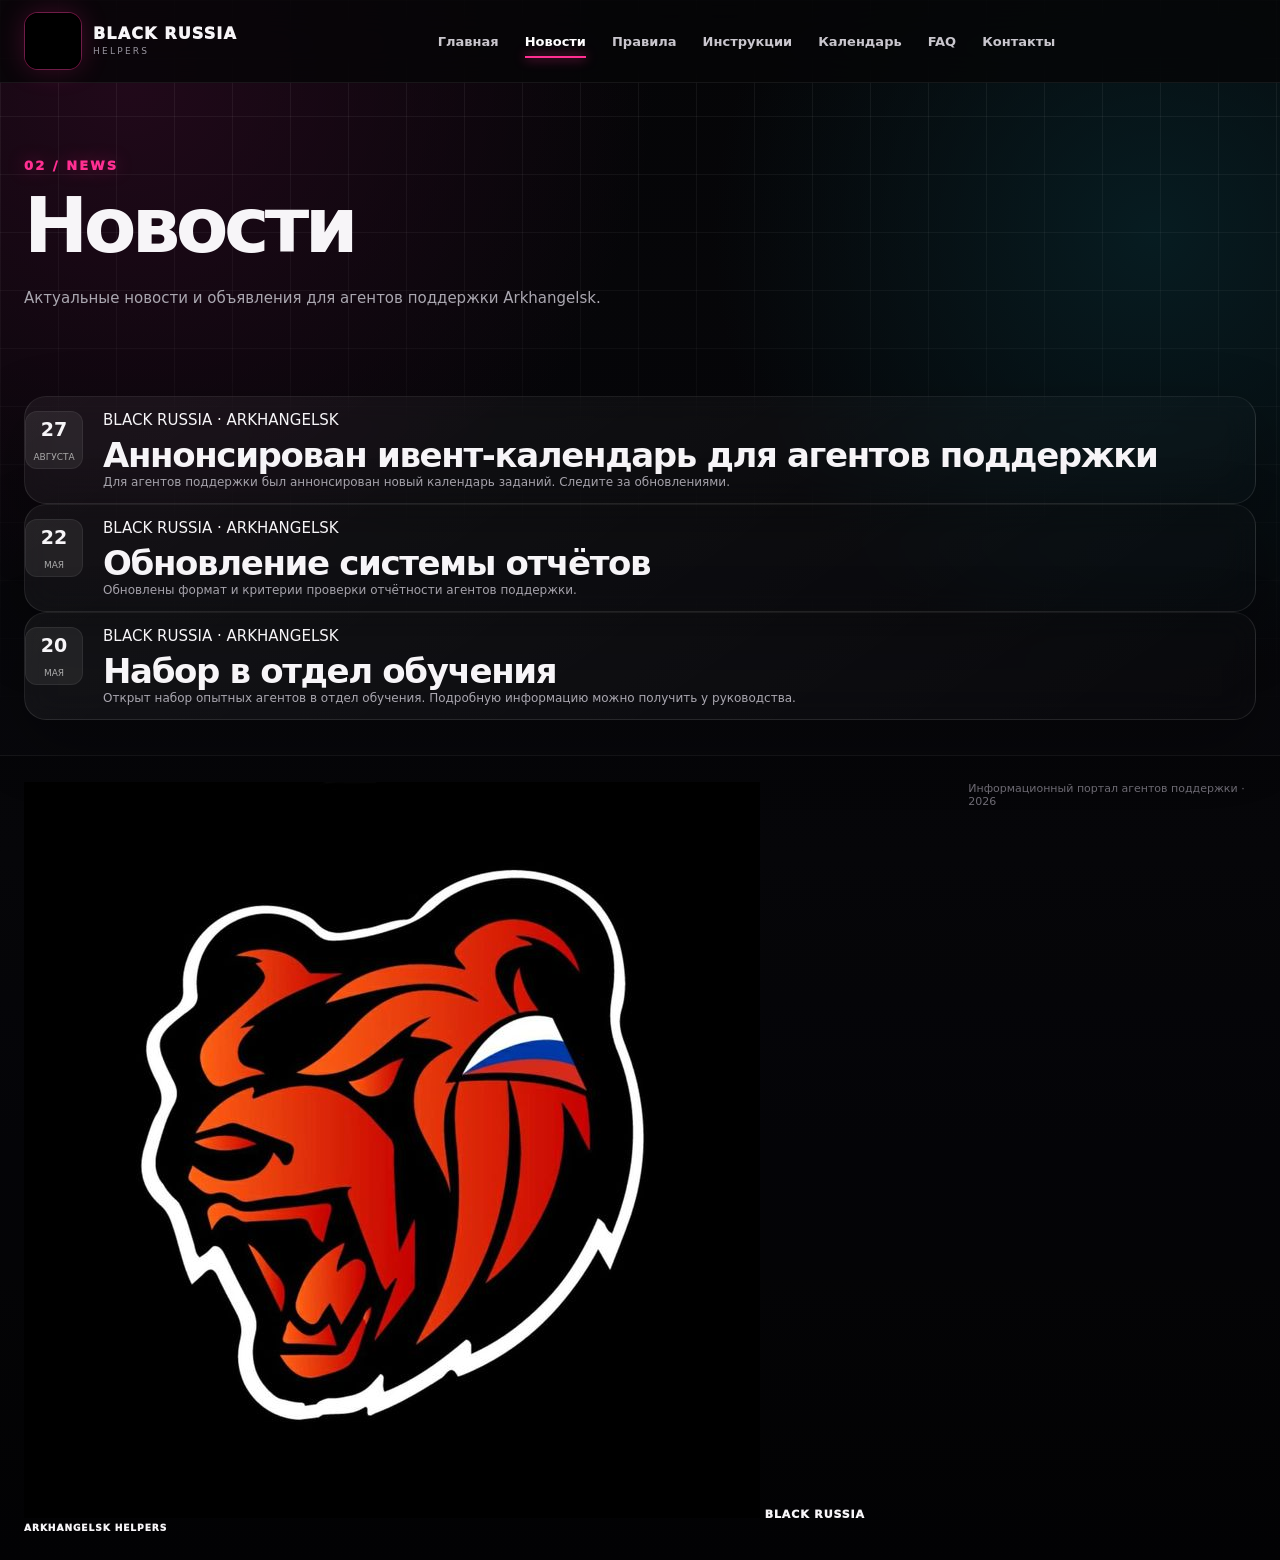
<file: news.html>
<!doctype html>
<html lang="ru">

<head>

    <meta charset="utf-8">

    <meta
        name="viewport"
        content="width=device-width, initial-scale=1">

    <meta
        name="theme-color"
        content="#050507">

    <title>
        Новости — Black Russia | Arkhangelsk Helpers
    </title>

    <link
        rel="stylesheet"
        href="style.css">

</head>


<body data-page="news">


<header class="site-header">

    <div class="container header-inner">


        <!-- ЛОГОТИП -->

        <a
            class="brand"
            href="index.html">

            <span class="brand-mark">

                <img
                    src="logo.jpg"
                    alt="Black Russia">

            </span>


            <span class="brand-copy">

                <span class="brand-title">
                    BLACK RUSSIA
                </span>

                <span class="brand-sub">
                    HELPERS
                </span>

            </span>

        </a>


        <!-- НАВИГАЦИЯ -->

        <nav
            class="nav"
            id="mainNav">


            <a
                href="index.html"
                data-page="index">

                Главная

            </a>


            <a
                href="news.html"
                data-page="news">

                Новости

            </a>


            <a
                href="https://forum.blackrussia.online/threads/arkhangelsk-helpers-%D0%9F%D1%80%D0%B0%D0%B2%D0%B8%D0%BB%D0%B0-%D0%B8-%D0%BE%D0%B1%D1%8F%D0%B7%D0%B0%D0%BD%D0%BD%D0%BE%D1%81%D1%82%D0%B8-%D0%90%D0%B3%D0%B5%D0%BD%D1%82%D0%BE%D0%B2-%D0%9F%D0%BE%D0%B4%D0%B4%D0%B5%D1%80%D0%B6%D0%BA%D0%B8.15713143/"
                target="_blank"
                rel="noopener noreferrer">

                Правила

            </a>


            <a
                href="instructions.html"
                data-page="instructions">

                Инструкции

            </a>


            <a
                href="calendar.html"
                data-page="calendar">

                Календарь

            </a>


            <a
                href="faq.html"
                data-page="faq">

                FAQ

            </a>


            <a
                href="contacts.html"
                data-page="contacts">

                Контакты

            </a>


        </nav>


        <!-- МОБИЛЬНОЕ МЕНЮ -->

        <div class="header-actions">

            <button
                class="btn btn-ghost menu-toggle"
                id="menuToggle"
                type="button"
                aria-expanded="false">

                ☰

            </button>

        </div>


    </div>

</header>


<main>


    <!-- =========================================
         ЗАГОЛОВОК СТРАНИЦЫ
         ========================================= -->

    <section class="page-hero">

        <div class="container reveal">


            <div class="eyebrow">

                02 / NEWS

            </div>


            <h1>

                Новости

            </h1>


            <p>

                Актуальные новости и объявления
                для агентов поддержки Arkhangelsk.

            </p>


        </div>

    </section>


    <!-- =========================================
         НОВОСТИ
         ========================================= -->

    <section class="section">

        <div class="container">

            <div class="news-list">


                <!-- =================================
                     НОВОСТЬ №1
                     ================================= -->

                <article
                    class="card news-item reveal">


                    <div class="news-date">

                        <b>
                            27
                        </b>

                        <small>
                            АВГУСТА
                        </small>

                    </div>


                    <div class="news-content">


                        <div class="news-meta">

                            BLACK RUSSIA · ARKHANGELSK

                        </div>


                        <h2>

                            Аннонсирован ивент-календарь
                            для агентов поддержки

                        </h2>


                        <p>

                            Для агентов поддержки был аннонсирован
                            новый календарь заданий.
                            Следите за обновлениями.

                        </p>


                    </div>

                </article>


                <!-- =================================
                     НОВОСТЬ №2
                     ================================= -->

                <article
                    class="card news-item reveal">


                    <div class="news-date">

                        <b>
                            22
                        </b>

                        <small>
                            МАЯ
                        </small>

                    </div>


                    <div class="news-content">


                        <div class="news-meta">

                            BLACK RUSSIA · ARKHANGELSK

                        </div>


                        <h2>

                            Обновление системы отчётов

                        </h2>


                        <p>

                            Обновлены формат и критерии
                            проверки отчётности агентов поддержки.

                        </p>


                    </div>

                </article>


                <!-- =================================
                     НОВОСТЬ №3
                     ================================= -->

                <article
                    class="card news-item reveal">


                    <div class="news-date">

                        <b>
                            20
                        </b>

                        <small>
                            МАЯ
                        </small>

                    </div>


                    <div class="news-content">


                        <div class="news-meta">

                            BLACK RUSSIA · ARKHANGELSK

                        </div>


                        <h2>

                            Набор в отдел обучения

                        </h2>


                        <p>

                            Открыт набор опытных агентов
                            в отдел обучения.
                            Подробную информацию можно получить
                            у руководства.

                        </p>


                    </div>

                </article>


            </div>

        </div>

    </section>


</main>


<!-- =========================================
     FOOTER
     ========================================= -->

<footer class="site-footer">


    <div class="container footer-inner">


        <!-- ЛОГОТИП В ФУТЕРЕ -->

        <a
            class="footer-brand"
            href="index.html">


            <span class="footer-brand-mark">

                <img
                    src="logo.jpg"
                    alt="Black Russia">

            </span>


            <span class="footer-brand-text">

                <span>
                    BLACK RUSSIA
                </span>

                <small>
                    ARKHANGELSK HELPERS
                </small>

            </span>


        </a>


        <div class="footer-copy">

            Информационный портал агентов поддержки · 2026

        </div>


    </div>

</footer>


<script src="script.js"></script>

</body>

</html>
</file>
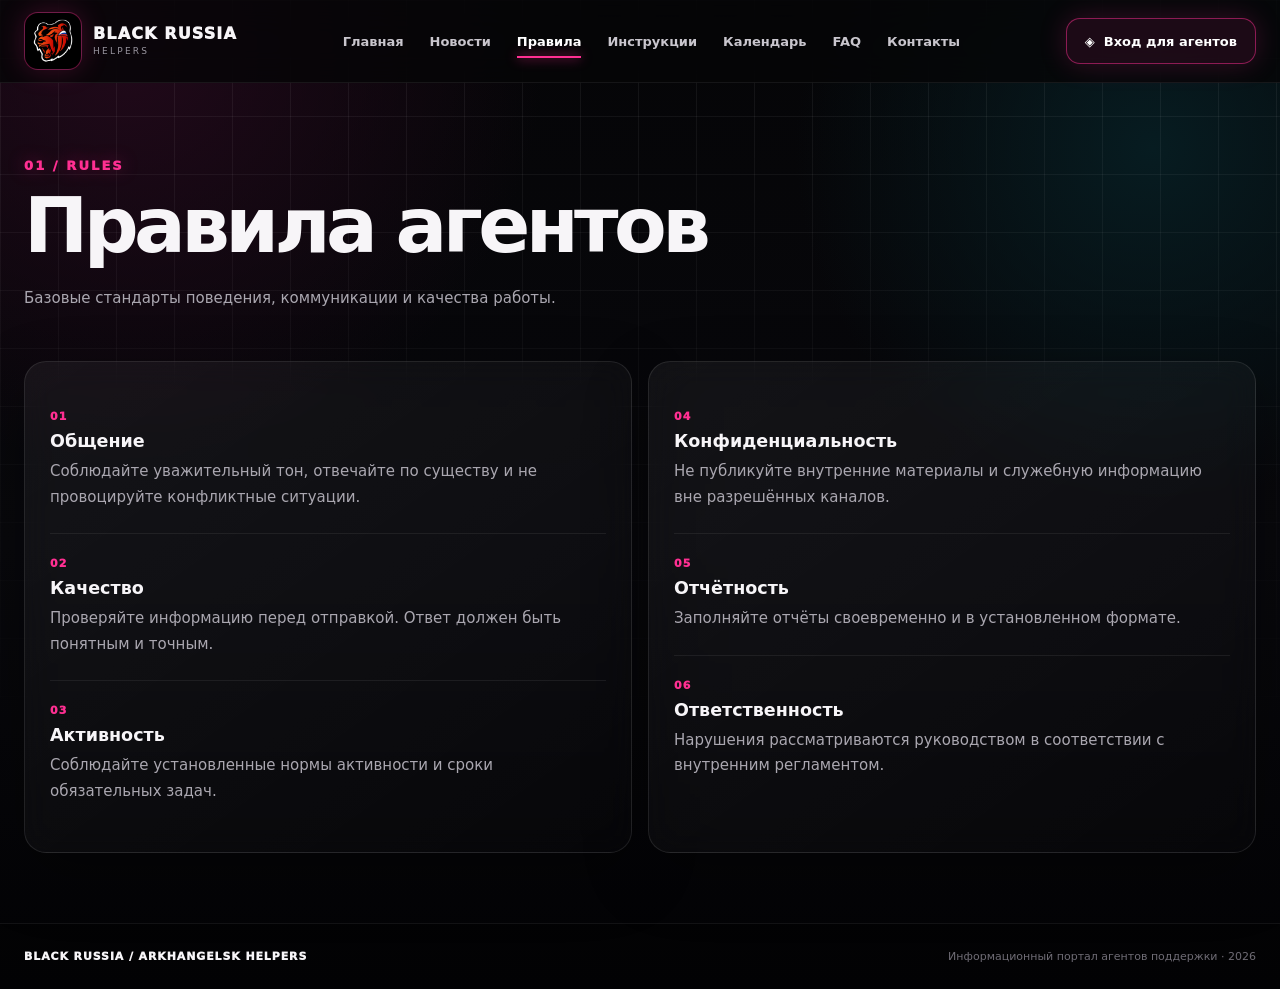
<file: rules.html>
<!doctype html><html lang="ru"><head><meta charset="utf-8"><meta name="viewport" content="width=device-width,initial-scale=1"><meta name="theme-color" content="#050507"><title>Правила — Black Russia | Arkhangelsk Helpers</title><link rel="stylesheet" href="style.css"></head><body data-page="rules"><header class="site-header"><div class="container header-inner"><a class="brand" href="index.html"><span class="brand-mark"><svg viewBox="0 0 100 100"><path d="M25 27C12 13 31 5 43 19c5-3 9-3 14 0C69 5 88 13 75 27c9 11 11 27 6 42-5 16-18 25-31 25S24 85 19 69c-5-15-3-31 6-42Z" fill="#ff3b19" stroke="#fff" stroke-width="4"/><path d="M31 43c8-11 27-14 39-2-2 21-11 31-22 31-12 0-20-11-17-29Z" fill="#08080b"/><path d="M39 54c6 5 16 5 22 0M46 64c2 3 6 3 8 0" fill="none" stroke="#ff3b19" stroke-width="3" stroke-linecap="round"/></svg></span><span class="brand-copy"><span class="brand-title">BLACK RUSSIA</span><span class="brand-sub">HELPERS</span></span></a><nav class="nav" id="mainNav"><a href="index.html" data-page="index">Главная</a><a href="news.html" data-page="news">Новости</a><a href="rules.html" data-page="rules">Правила</a><a href="instructions.html" data-page="instructions">Инструкции</a><a href="calendar.html" data-page="calendar">Календарь</a><a href="faq.html" data-page="faq">FAQ</a><a href="contacts.html" data-page="contacts">Контакты</a></nav><div class="header-actions"><a class="btn btn-primary login-btn" href="login.html">◈ &nbsp;Вход для агентов</a><button class="btn btn-ghost menu-toggle" id="menuToggle">☰</button></div></div></header><main><section class="page-hero"><div class="container reveal"><div class="eyebrow">01 / RULES</div><h1>Правила агентов</h1><p>Базовые стандарты поведения, коммуникации и качества работы.</p></div></section><section class="container content-grid"><article class="card content-card reveal"><div class="rule-block"><div class="rule-num">01</div><h3>Общение</h3><p>Соблюдайте уважительный тон, отвечайте по существу и не провоцируйте конфликтные ситуации.</p></div><div class="rule-block"><div class="rule-num">02</div><h3>Качество</h3><p>Проверяйте информацию перед отправкой. Ответ должен быть понятным и точным.</p></div><div class="rule-block"><div class="rule-num">03</div><h3>Активность</h3><p>Соблюдайте установленные нормы активности и сроки обязательных задач.</p></div></article><article class="card content-card reveal"><div class="rule-block"><div class="rule-num">04</div><h3>Конфиденциальность</h3><p>Не публикуйте внутренние материалы и служебную информацию вне разрешённых каналов.</p></div><div class="rule-block"><div class="rule-num">05</div><h3>Отчётность</h3><p>Заполняйте отчёты своевременно и в установленном формате.</p></div><div class="rule-block"><div class="rule-num">06</div><h3>Ответственность</h3><p>Нарушения рассматриваются руководством в соответствии с внутренним регламентом.</p></div></article></section></main><footer class="site-footer"><div class="container footer-inner"><div class="footer-brand">BLACK RUSSIA / ARKHANGELSK HELPERS</div><div class="footer-copy">Информационный портал агентов поддержки · 2026</div></div></footer><script src="script.js"></script></body></html>
</file>
<file: style.css>
:root{
    --bg:#050507;
    --panel:rgba(15,15,21,.76);
    --line:rgba(255,255,255,.1);
    --text:#f7f5f8;
    --muted:#aaa7b0;
    --pink:#ff2f92;
    --cyan:#00e5ff;
    --red:#ff3b19;
    --ease:cubic-bezier(.2,.8,.2,1)
}

*{
    box-sizing:border-box
}

html{
    scroll-behavior:smooth
}

body{
    margin:0;
    background:
        radial-gradient(circle at 10% 5%,#21091a 0,transparent 28%),
        radial-gradient(circle at 90% 15%,#071c21 0,transparent 25%),
        linear-gradient(#050507,#08080c 55%,#030305);
    color:var(--text);
    font:15px Inter,system-ui,-apple-system,BlinkMacSystemFont,"Segoe UI",sans-serif;
    overflow-x:hidden
}

body:before{
    content:"";
    position:fixed;
    inset:0;
    pointer-events:none;
    z-index:-1;
    background-image:
        linear-gradient(#fff1 1px,transparent 1px),
        linear-gradient(90deg,#fff1 1px,transparent 1px);
    background-size:58px 58px;
    mask-image:linear-gradient(#000,transparent 85%)
}

a{
    color:inherit;
    text-decoration:none
}

button,
input{
    font:inherit
}

.container{
    width:min(1440px,calc(100% - 48px));
    margin:auto
}


/* =========================================
   ШАПКА
   ========================================= */

.site-header{
    position:sticky;
    top:0;
    z-index:50;
    background:#050507cc;
    backdrop-filter:blur(18px);
    border-bottom:1px solid #fff1
}

.header-inner{
    min-height:82px;
    display:flex;
    align-items:center;
    gap:24px
}


/* =========================================
   НОВЫЙ ЛОГОТИП
   ========================================= */

.brand{
    display:flex;
    align-items:center;
    gap:11px
}

.brand-mark{
    width:58px;
    height:58px;
    display:grid;
    place-items:center;

    border:1px solid #ff2f9266;
    border-radius:14px;

    background-color:#111118;
    background-image:url("logo.jpg");
    background-size:contain;
    background-position:center;
    background-repeat:no-repeat;

    box-shadow:0 0 28px #ff2f9233;

    overflow:hidden;
    flex-shrink:0
}

/* Скрываем старый SVG-логотип */
.brand-mark svg{
    display:none
}

.brand-copy{
    line-height:1
}

.brand-title{
    display:block;
    font-size:16px;
    font-weight:950;
    letter-spacing:.07em
}

.brand-sub{
    display:block;
    margin-top:5px;
    color:#99959f;
    font-size:9px;
    letter-spacing:.25em
}


/* =========================================
   НАВИГАЦИЯ
   ========================================= */

.nav{
    display:flex;
    justify-content:center;
    gap:2px;
    flex:1
}

.nav a{
    position:relative;
    padding:12px;
    color:#c9c6cd;
    font-size:13px;
    font-weight:800
}

.nav a:after{
    content:"";
    position:absolute;
    left:12px;
    right:12px;
    bottom:3px;
    height:2px;
    background:var(--pink);
    box-shadow:0 0 12px var(--pink);
    transform:scaleX(0);
    transition:.25s
}

.nav a:hover,
.nav a.active{
    color:#fff
}

.nav a:hover:after,
.nav a.active:after{
    transform:scaleX(1)
}

.header-actions{
    display:flex
}


/* =========================================
   КНОПКИ
   ========================================= */

.btn{
    display:inline-flex;
    align-items:center;
    justify-content:center;
    min-height:46px;
    padding:0 18px;
    border:1px solid #fff2;
    border-radius:14px;
    color:#fff;
    font-weight:850;
    font-size:13px;
    cursor:pointer;
    transition:.25s var(--ease)
}

.btn:hover{
    transform:translateY(-3px)
}

.btn-primary{
    background:#ff2f9218;
    border-color:#ff2f9280;
    box-shadow:0 0 28px #ff2f9233
}

.btn-cyan{
    background:#00e5ff12;
    border-color:#00e5ff70;
    box-shadow:0 0 28px #00e5ff26
}

.btn-ghost{
    background:#ffffff08
}

.menu-toggle{
    display:none;
    width:46px;
    padding:0
}


/* =========================================
   ГЛАВНАЯ
   ========================================= */

.hero{
    min-height:650px;
    padding:78px 0 64px;
    display:flex;
    align-items:center
}

.hero-grid{
    display:grid;
    grid-template-columns:1.08fr .92fr;
    gap:45px;
    align-items:center
}

.eyebrow{
    font-size:13px;
    color:var(--pink);
    font-weight:950;
    letter-spacing:.16em;
    text-transform:uppercase;
    text-shadow:0 0 18px #ff2f9266
}

.hero h1{
    margin:10px 0 0;
    font-size:clamp(58px,8vw,120px);
    line-height:.82;
    letter-spacing:-.07em
}

.city{
    display:block;
    color:var(--pink);
    font-style:italic;
    text-shadow:
        0 0 12px #ff2f92aa,
        0 0 45px #ff2f9244
}

.helpers{
    display:block;
    color:var(--cyan);
    font-style:italic;
    text-shadow:
        0 0 12px #00e5ffaa,
        0 0 45px #00e5ff44
}

.hero-lead{
    max-width:620px;
    margin:32px 0;
    color:#c6c3ca;
    line-height:1.75;
    font-size:17px
}

.hero-actions{
    display:flex;
    gap:12px;
    flex-wrap:wrap
}


/* =========================================
   БОЛЬШОЙ БЛОК НА ГЛАВНОЙ
   ========================================= */

.hero-visual{
    position:relative;
    min-height:430px;
    overflow:hidden;
    border:1px solid #fff1;
    border-radius:32px;
    background:
        radial-gradient(ellipse at 55% 35%,#ff2f9238,transparent 35%),
        linear-gradient(#15151e,#07070c 75%);
    box-shadow:
        0 35px 90px #0009,
        0 0 50px #ff2f9218;
    transition:transform .2s
}

.visual-label{
    position:absolute;
    top:25px;
    left:25px;
    color:#bbb7bf;
    font-size:10px;
    letter-spacing:.2em
}

.bear-large{
    position:absolute;
    left:0;
    top:75px;
    width:210px;
    height:210px;
    display:grid;
    place-items:center;
    filter:drop-shadow(0 0 25px #ff3b1940)
}

.bear-large svg{
    width:180px
}

.skyline{
    position:absolute;
    left:0;
    right:0;
    bottom:0;
    height:60%
}

.building{
    position:absolute;
    bottom:0;
    background:linear-gradient(#252532,#08080d);
    border:1px solid #fff1
}

.building:after{
    content:"";
    position:absolute;
    inset:10px;
    background:
        repeating-linear-gradient(
            0deg,
            transparent 0 17px,
            #00e5ff14 18px 20px
        ),
        repeating-linear-gradient(
            90deg,
            transparent 0 20px,
            #ff2f9218 21px 23px
        )
}

.b1{
    left:0;
    width:23%;
    height:42%
}

.b2{
    left:20%;
    width:27%;
    height:55%
}

.tower{
    left:47%;
    width:82px;
    height:82%
}

.tower:before{
    content:"";
    position:absolute;
    left:36px;
    top:-68px;
    width:9px;
    height:68px;
    background:#292936
}

.tower:after{
    content:"";
    position:absolute;
    left:39px;
    top:-84px;
    width:4px;
    height:16px;
    background:var(--pink);
    box-shadow:0 0 15px var(--pink)
}

.b4{
    right:20%;
    width:22%;
    height:35%
}

.b3{
    right:0;
    width:27%;
    height:48%
}

.water{
    position:absolute;
    bottom:0;
    left:0;
    right:0;
    height:24%;
    background:linear-gradient(#00e5ff10,#ff2f9215);
    border-top:1px solid #00e5ff22
}

.water:after{
    content:"";
    position:absolute;
    inset:25% 0 0;
    background:repeating-linear-gradient(
        0deg,
        #ff2f9220 0 1px,
        transparent 1px 17px
    );
    transform:skewY(-2deg)
}

.visual-city{
    position:absolute;
    bottom:24px;
    left:24px;
    color:#fff08;
    font-size:50px;
    font-weight:950;
    letter-spacing:-.05em
}


/* =========================================
   КАРТОЧКИ
   ========================================= */

.section{
    padding:35px 0
}

.grid-4{
    display:grid;
    grid-template-columns:repeat(4,1fr);
    gap:16px
}

.card{
    background:linear-gradient(145deg,#ffffff0d,#ffffff03);
    border:1px solid var(--line);
    border-radius:22px;
    backdrop-filter:blur(15px);
    box-shadow:0 22px 65px #0005;
    overflow:hidden;
    transition:.3s var(--ease)
}

.card:hover{
    transform:translateY(-7px);
    border-color:#ff2f9244;
    box-shadow:
        0 28px 75px #0008,
        0 0 30px #ff2f9215
}

.portal-card{
    min-height:215px;
    padding:22px;
    display:flex;
    flex-direction:column
}


/* =========================================
   ИКОНКИ
   ========================================= */

.icon-box{
    width:52px;
    height:52px;
    display:grid;
    place-items:center;
    margin-bottom:20px;
    border-radius:15px;
    color:var(--pink);
    background:#ff2f9215;
    border:1px solid #ff2f9238
}

.icon-box.cyan{
    color:var(--cyan);
    background:#00e5ff10;
    border-color:#00e5ff38
}

.icon-box svg{
    width:25px
}


/* =========================================
   КАРТОЧКИ ПОРТАЛА
   ========================================= */

.portal-card h3{
    margin:0 0 8px;
    font-size:20px
}

.portal-card p{
    margin:0;
    color:var(--muted);
    font-size:13px;
    line-height:1.55
}

.card-arrow{
    display:flex;
    justify-content:space-between;
    margin-top:auto;
    padding-top:20px;
    color:var(--pink);
    font-weight:850
}

.card-arrow.cyan{
    color:var(--cyan)
}


/* =========================================
   ПАНЕЛИ
   ========================================= */

.dashboard-grid{
    display:grid;
    grid-template-columns:1.25fr .85fr .9fr;
    gap:16px
}

.panel{
    padding:24px
}

.section-head{
    display:flex;
    align-items:end;
    justify-content:space-between;
    gap:15px;
    margin-bottom:18px
}

.section-kicker{
    color:var(--pink);
    font-size:11px;
    font-weight:950;
    letter-spacing:.16em;
    text-transform:uppercase
}

.section h2{
    margin:6px 0 0;
    font-size:34px;
    letter-spacing:-.04em
}

.panel h3{
    margin:7px 0 18px;
    font-size:20px
}


/* =========================================
   НОВОСТИ
   ========================================= */

.news-list{
    display:grid
}

.news-item{
    display:grid;
    grid-template-columns:64px 1fr;
    gap:14px;
    padding:14px 0;
    border-top:1px solid #fff1
}

.news-date{
    width:58px;
    height:58px;
    display:grid;
    place-items:center;
    text-align:center;
    border:1px solid #fff1;
    border-radius:12px;
    background:#fff1
}

.news-date b{
    font-size:19px
}

.news-date small{
    font-size:9px;
    color:#aaa
}

.news-item h4{
    margin:0 0 5px;
    font-size:14px
}

.news-item p{
    margin:0;
    color:var(--muted);
    font-size:12px
}


/* =========================================
   ТОЧКИ
   ========================================= */

.dot{
    display:inline-block;
    width:7px;
    height:7px;
    border-radius:50%;
    background:var(--pink);
    box-shadow:0 0 10px var(--pink);
    margin-right:8px
}

.dot.cyan{
    background:var(--cyan);
    box-shadow:0 0 10px var(--cyan)
}


/* =========================================
   ССЫЛКИ
   ========================================= */

.link-list a{
    display:flex;
    justify-content:space-between;
    padding:13px 0;
    border-top:1px solid #fff1;
    color:#ddd
}

.link-list a:hover{
    color:var(--cyan)
}


/* =========================================
   СТАТИСТИКА
   ========================================= */

.stats{
    display:grid;
    gap:18px
}

.stat-main{
    padding:5px 0 18px;
    border-bottom:1px solid #fff1
}

.stat-main strong{
    font-size:45px;
    color:var(--pink);
    text-shadow:0 0 20px #ff2f9244
}

.stat-main span,
.stat strong+span{
    display:block;
    color:var(--muted);
    font-size:11px;
    text-transform:uppercase
}

.stat-row{
    display:grid;
    grid-template-columns:1fr 1fr;
    gap:12px
}

.stat strong{
    font-size:29px;
    color:var(--cyan)
}


/* =========================================
   ВНУТРЕННИЕ СТРАНИЦЫ
   ========================================= */

.page-hero{
    padding:75px 0 35px
}

.page-hero h1{
    margin:8px 0;
    font-size:clamp(45px,6vw,78px);
    letter-spacing:-.06em
}

.page-hero p{
    max-width:780px;
    color:var(--muted);
    line-height:1.75
}

.content-grid{
    display:grid;
    grid-template-columns:1fr 1fr;
    gap:16px;
    padding-bottom:70px
}

.content-card{
    padding:25px
}


/* =========================================
   ПРАВИЛА
   ========================================= */

.rule-block{
    padding:23px 0;
    border-top:1px solid #fff1
}

.rule-block:first-child{
    border-top:0
}

.rule-num,
.feed-date,
.day-label{
    color:var(--pink);
    font-weight:950;
    letter-spacing:.1em;
    font-size:11px
}

.rule-block h3{
    margin:8px 0
}

.rule-block p{
    margin:0;
    color:var(--muted);
    line-height:1.7
}


/* =========================================
   ИНСТРУКЦИИ
   ========================================= */

.instruction-grid{
    display:grid;
    grid-template-columns:repeat(3,1fr);
    gap:16px;
    padding-bottom:70px
}

.instruction-card{
    padding:24px
}

.tag{
    display:inline-flex;
    padding:6px 9px;
    border:1px solid #00e5ff38;
    border-radius:999px;
    color:var(--cyan);
    background:#00e5ff10;
    font-size:10px;
    font-weight:900
}

.instruction-card h3{
    margin:15px 0 8px
}

.instruction-card p{
    color:var(--muted);
    line-height:1.65;
    font-size:13px;
    min-height:65px
}


/* =========================================
   КАЛЕНДАРЬ
   ========================================= */

.calendar{
    display:grid;
    grid-template-columns:repeat(7,1fr);
    gap:12px;
    padding-bottom:70px
}

.day-card{
    padding:18px;
    min-height:300px
}

.day-card h3{
    margin:8px 0 15px
}

.task{
    padding:12px 0;
    border-top:1px solid #fff1;
    font-size:12px;
    color:#ddd
}

.reward{
    margin-top:15px;
    color:var(--cyan);
    font-weight:900;
    font-size:12px;
    line-height:1.5
}


/* =========================================
   ЛЕНТА
   ========================================= */

.feed{
    display:grid;
    gap:14px;
    padding-bottom:70px
}

.feed-item{
    padding:24px;
    display:grid;
    grid-template-columns:90px 1fr;
    gap:18px
}

.feed-item h3{
    margin:0 0 7px
}

.feed-item p{
    margin:0;
    color:var(--muted);
    line-height:1.7
}


/* =========================================
   FAQ
   ========================================= */

.faq{
    display:grid;
    gap:10px;
    padding-bottom:70px
}

.faq-item{
    border:1px solid var(--line);
    border-radius:16px;
    background:#fff0008;
    overflow:hidden
}

.faq-question{
    width:100%;
    display:flex;
    justify-content:space-between;
    gap:15px;
    padding:20px;
    background:none;
    border:0;
    color:#fff;
    text-align:left;
    font-weight:850;
    cursor:pointer
}

.faq-question span:last-child{
    color:var(--pink);
    font-size:21px;
    transition:.25s
}

.faq-answer{
    display:grid;
    grid-template-rows:0fr;
    transition:grid-template-rows .3s
}

.faq-answer>div{
    overflow:hidden
}

.faq-answer p{
    margin:0;
    padding:0 20px 20px;
    color:var(--muted);
    line-height:1.7;
    font-size:13px
}

.faq-item.open .faq-answer{
    grid-template-rows:1fr
}

.faq-item.open .faq-question span:last-child{
    transform:rotate(45deg)
}


/* =========================================
   КОНТАКТЫ
   ========================================= */

.contacts{
    display:grid;
    grid-template-columns:1.2fr .8fr;
    gap:16px;
    padding-bottom:70px
}

.contact-card{
    padding:28px
}

.contact-row{
    display:flex;
    gap:14px;
    padding:17px 0;
    border-top:1px solid #fff1
}

.contact-row .icon-box{
    margin:0;
    flex:none
}

.contact-row strong{
    display:block;
    margin-bottom:4px
}

.contact-row span:not(.icon-box){
    color:var(--muted);
    font-size:13px
}


/* =========================================
   СТРАНИЦА ВХОДА
   ========================================= */

.login-wrap{
    min-height:calc(100vh - 82px);
    display:grid;
    place-items:center;
    padding:60px 0
}

.login-card{
    width:min(500px,100%);
    padding:34px
}

.login-card h1{
    margin:7px 0;
    font-size:36px
}

.login-card p{
    color:var(--muted);
    line-height:1.6;
    font-size:13px
}

.field{
    margin:18px 0
}

.field label{
    display:block;
    margin-bottom:8px;
    font-size:12px;
    font-weight:850
}

.field input{
    width:100%;
    height:50px;
    padding:0 14px;
    border:1px solid #fff2;
    border-radius:13px;
    background:#09090d;
    color:#fff;
    outline:0
}

.field input:focus{
    border-color:#ff2f9290;
    box-shadow:0 0 0 4px #ff2f9212
}

.login-note{
    text-align:center;
    color:#77747d;
    font-size:11px;
    margin-top:15px
}


/* =========================================
   FOOTER
   ========================================= */

.site-footer{
    border-top:1px solid #fff1;
    padding:26px 0;
    background:#0003
}

.footer-inner{
    display:flex;
    justify-content:space-between;
    gap:20px
}

.footer-brand{
    font-size:11px;
    font-weight:950;
    letter-spacing:.08em
}

.footer-copy{
    color:#6f6c75;
    font-size:11px
}


/* =========================================
   АНИМАЦИИ
   ========================================= */

.reveal{
    opacity:0;
    transform:translateY(20px);
    transition:.7s var(--ease)
}

.reveal.visible{
    opacity:1;
    transform:none
}


/* =========================================
   ПЛАНШЕТ
   ========================================= */

@media(max-width:1100px){

    .grid-4{
        grid-template-columns:repeat(2,1fr)
    }

    .dashboard-grid{
        grid-template-columns:1fr 1fr
    }

    .dashboard-grid .panel:first-child{
        grid-column:1/-1
    }

    .instruction-grid{
        grid-template-columns:repeat(2,1fr)
    }

    .calendar{
        grid-template-columns:repeat(4,1fr)
    }

    .nav a{
        padding-inline:7px;
        font-size:12px
    }

}


/* =========================================
   МОБИЛЬНЫЕ
   ========================================= */

@media(max-width:820px){

    .container{
        width:calc(100% - 28px)
    }

    .header-inner{
        min-height:70px
    }

    .login-btn{
        display:none
    }

    .menu-toggle{
        display:inline-flex
    }

    .nav{
        position:absolute;
        top:76px;
        left:14px;
        right:14px;

        display:grid;
        grid-template-columns:repeat(2,1fr);

        padding:10px;

        background:#08080cf7;
        border:1px solid var(--line);
        border-radius:18px;

        opacity:0;
        pointer-events:none;
        transform:translateY(-8px);
        transition:.25s
    }

    .nav.open{
        opacity:1;
        pointer-events:auto;
        transform:none
    }

    .hero{
        padding:55px 0 40px
    }

    .hero-grid{
        grid-template-columns:1fr
    }

    .hero-visual{
        min-height:360px
    }

    .dashboard-grid,
    .content-grid,
    .contacts{
        grid-template-columns:1fr
    }

    .dashboard-grid .panel:first-child{
        grid-column:auto
    }

    .calendar{
        grid-template-columns:repeat(2,1fr)
    }

}


/* =========================================
   ТЕЛЕФОН
   ========================================= */

@media(max-width:560px){

    .grid-4,
    .instruction-grid,
    .calendar{
        grid-template-columns:1fr
    }

    .hero h1{
        font-size:62px
    }

    .hero-actions .btn{
        width:100%
    }

    .hero-visual{
        min-height:300px
    }

    .bear-large{
        width:150px;
        height:150px
    }

    .bear-large svg{
        width:130px
    }

    .visual-city{
        font-size:35px
    }

    .panel,
    .content-card,
    .contact-card,
    .login-card{
        padding:20px
    }

    .feed-item{
        grid-template-columns:1fr
    }

}
</file>
